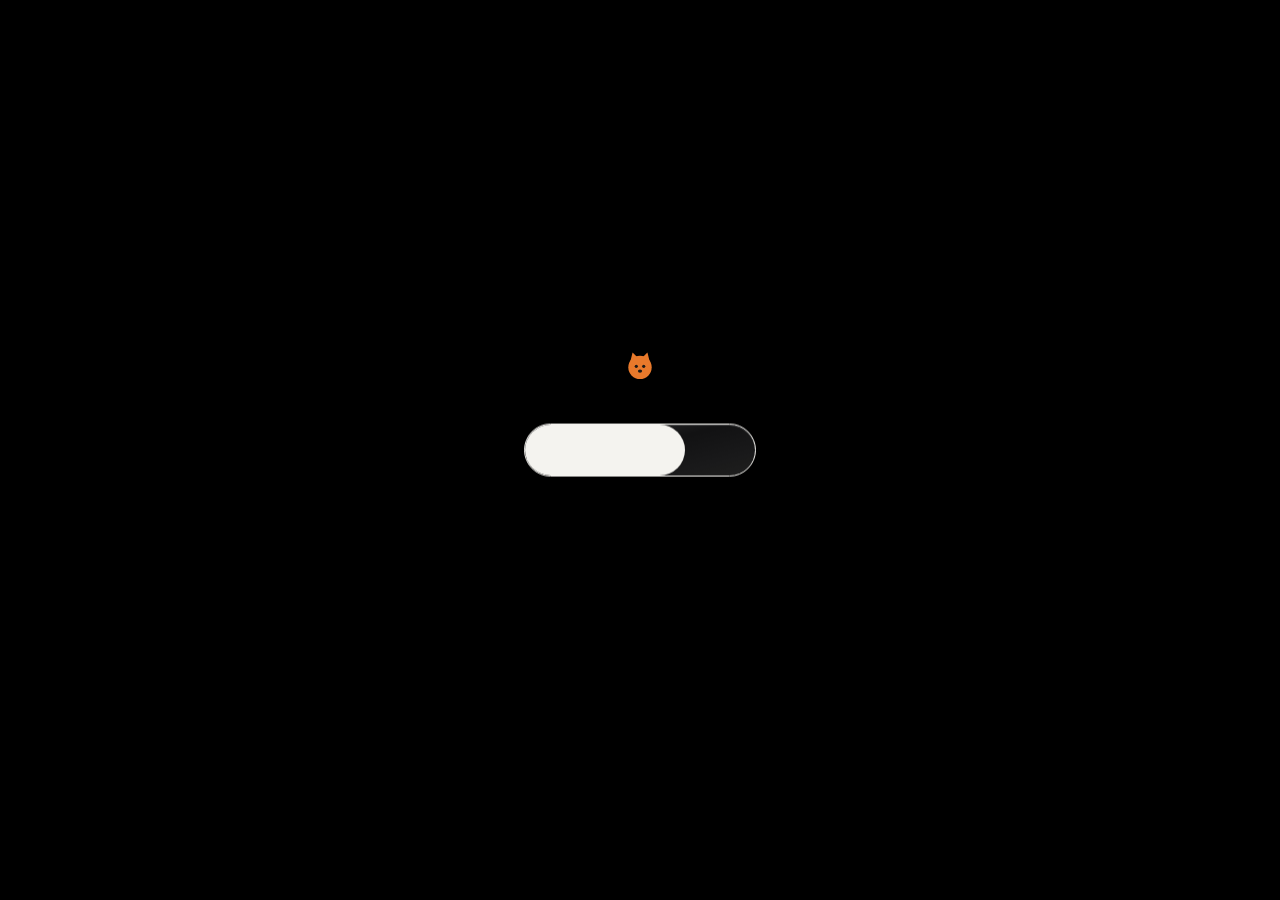
<file: index.html>
<!doctype html>
<html lang="en" data-theme="dark">
<head>
  <meta charset="utf-8">
  <meta name="viewport" content="width=device-width, initial-scale=1, viewport-fit=cover">
  <title>Pom Tales | Episodes</title>
  <meta name="description" content="Watch every episode of Pom Tales, an animated series about a pack of Pomeranians and their big adventures.">
  <meta name="theme-color" content="#000000">
  <meta property="og:title" content="Pom Tales">
  <meta property="og:description" content="Little dogs. Big adventures. Watch every episode.">
  <meta property="og:type" content="website">
  <meta property="og:url" content="https://www.thepomtales.com/">
  <meta property="og:image" content="https://www.thepomtales.com/assets/img/og.png">
  <meta name="twitter:card" content="summary_large_image">
  <link rel="icon" href="assets/img/favicon.svg" type="image/svg+xml">
  <link rel="preconnect" href="https://fonts.googleapis.com">
  <link rel="preconnect" href="https://fonts.gstatic.com" crossorigin>
  <link href="https://fonts.googleapis.com/css2?family=Inter:wght@100..900&family=Fira+Code:wght@300..700&display=swap" rel="stylesheet">
  <link rel="stylesheet" href="assets/style.css">
  <script>try{var t=localStorage.getItem("pom-theme");if(t)document.documentElement.dataset.theme=t;}catch(e){}</script>
</head>
<body class="app" data-view="episodes">
  <header class="hud">
    <a class="hud-logo" href="./" aria-label="Pom Tales, home"><img src="assets/img/logo.svg" alt="Pom Tales" width="34" height="34"></a>
  </header>

  <main class="stage" id="main">
    <div class="cube">
      <!-- Episodes: the curved card wall -->
      <section class="face face-episodes is-on" data-face="episodes" aria-label="Episodes">
        <h1 class="sr-only">Pom Tales episodes</h1>
        <canvas class="wall" aria-hidden="true"></canvas>
        <ul class="sr-only" id="ep-links"></ul>
      </section>

      <!-- Episode guide: big flip number, details, timeline ruler -->
      <section class="face face-guide board" data-face="guide" aria-label="Episode guide">
        <div class="board-floor" aria-hidden="true"></div>
        <div class="guide-stage">
          <h2 class="guide-num" aria-live="polite"><span class="sr-only">Episode </span><span class="flip" id="guide-num"></span></h2>
          <div class="guide-post" id="guide-post"></div>
        </div>
        <div class="guide-steps">
          <button type="button" class="round-btn" data-step="-1" aria-label="Newer episode"><svg viewBox="0 0 24 24"><path d="M6 15l6-6 6 6"/></svg></button>
          <button type="button" class="round-btn" data-step="1" aria-label="Older episode"><svg viewBox="0 0 24 24"><path d="M6 9l6 6 6-6"/></svg></button>
        </div>
        <div class="ruler" id="ruler"></div>
      </section>

      <!-- Seasons: a shelf of screens -->
      <section class="face face-seasons board" data-face="seasons" aria-label="Seasons">
        <div class="board-floor" aria-hidden="true"></div>
        <div class="shelf" id="shelf"><div class="shelf-track" id="shelf-track"></div></div>
        <button type="button" class="round-btn shelf-prev" aria-label="Previous">‹</button>
        <button type="button" class="round-btn shelf-next" aria-label="Next">›</button>
      </section>

      <!-- More: contact, cast, socials, appearance -->
      <section class="face face-more board" data-face="more" aria-label="More">
        <div class="board-floor" aria-hidden="true"></div>
        <div class="more-wrap">
          <div class="panel" id="contact-panel"></div>
          <div class="panel" id="side-panel"></div>
        </div>
      </section>
    </div>
  </main>

  <nav class="dock is-load" id="dock" aria-label="Pages">
    <div class="dock-glass">
      <span class="dock-meter" aria-hidden="true"></span>
      <span class="dock-hint" aria-hidden="true">Scroll or drag to explore</span>
      <button type="button" class="dock-item" data-go="episodes" aria-current="page" aria-label="Episodes">
        <span class="dock-icon"><svg viewBox="0 0 24 24"><rect x="3" y="3" width="5" height="5" rx="1.2"/><rect x="9.5" y="3" width="5" height="5" rx="1.2"/><rect x="16" y="3" width="5" height="5" rx="1.2"/><rect x="3" y="9.5" width="5" height="5" rx="1.2"/><rect x="9.5" y="9.5" width="5" height="5" rx="1.2"/><rect x="16" y="9.5" width="5" height="5" rx="1.2"/><rect x="3" y="16" width="5" height="5" rx="1.2"/><rect x="9.5" y="16" width="5" height="5" rx="1.2"/><rect x="16" y="16" width="5" height="5" rx="1.2"/></svg></span>
        <span class="dock-label">Episodes</span>
      </button>
      <button type="button" class="dock-item" data-go="guide" aria-label="Episode guide">
        <span class="dock-icon"><svg viewBox="0 0 24 24"><path d="M6 2h8l5 5v13a2 2 0 0 1-2 2H6a2 2 0 0 1-2-2V4a2 2 0 0 1 2-2zm7 1.5V8h4.5zM8 12h8v1.6H8zm0 4h8v1.6H8z"/></svg></span>
        <span class="dock-label">Episode guide</span>
      </button>
      <button type="button" class="dock-item" data-go="seasons" aria-label="Seasons">
        <span class="dock-icon"><svg viewBox="0 0 24 24"><path d="M3 5a2 2 0 0 1 2-2h14a2 2 0 0 1 2 2v10a2 2 0 0 1-2 2h-6v2h3v2H8v-2h3v-2H5a2 2 0 0 1-2-2zm2 0v10h14V5z"/></svg></span>
        <span class="dock-label">Seasons</span>
      </button>
      <button type="button" class="dock-item" data-go="more" aria-label="More">
        <span class="dock-icon"><svg viewBox="0 0 24 24"><circle cx="5" cy="12" r="2.2"/><circle cx="12" cy="12" r="2.2"/><circle cx="19" cy="12" r="2.2"/></svg></span>
        <span class="dock-label">More</span>
      </button>
      <a class="dock-item" href="intro.html" aria-label="Our story">
        <span class="dock-icon"><svg viewBox="0 0 24 24"><path d="M12 20.6s-7.4-4.5-9.4-9.1C1.1 8 3.2 4.4 6.7 4.4c2.1 0 3.5 1.1 4.3 2.5.8-1.4 2.3-2.5 4.4-2.5 3.5 0 5.6 3.6 4.1 7.1-2 4.6-7.5 9.1-7.5 9.1z"/></svg></span>
        <span class="dock-label">Our story</span>
      </a>
    </div>
  </nav>

  <div class="curtain" aria-hidden="true"></div>

  <script src="assets/data.js"></script>
  <script src="assets/art.js"></script>
  <script src="assets/wall.js"></script>
  <script src="assets/home.js"></script>
</body>
</html>
</file>
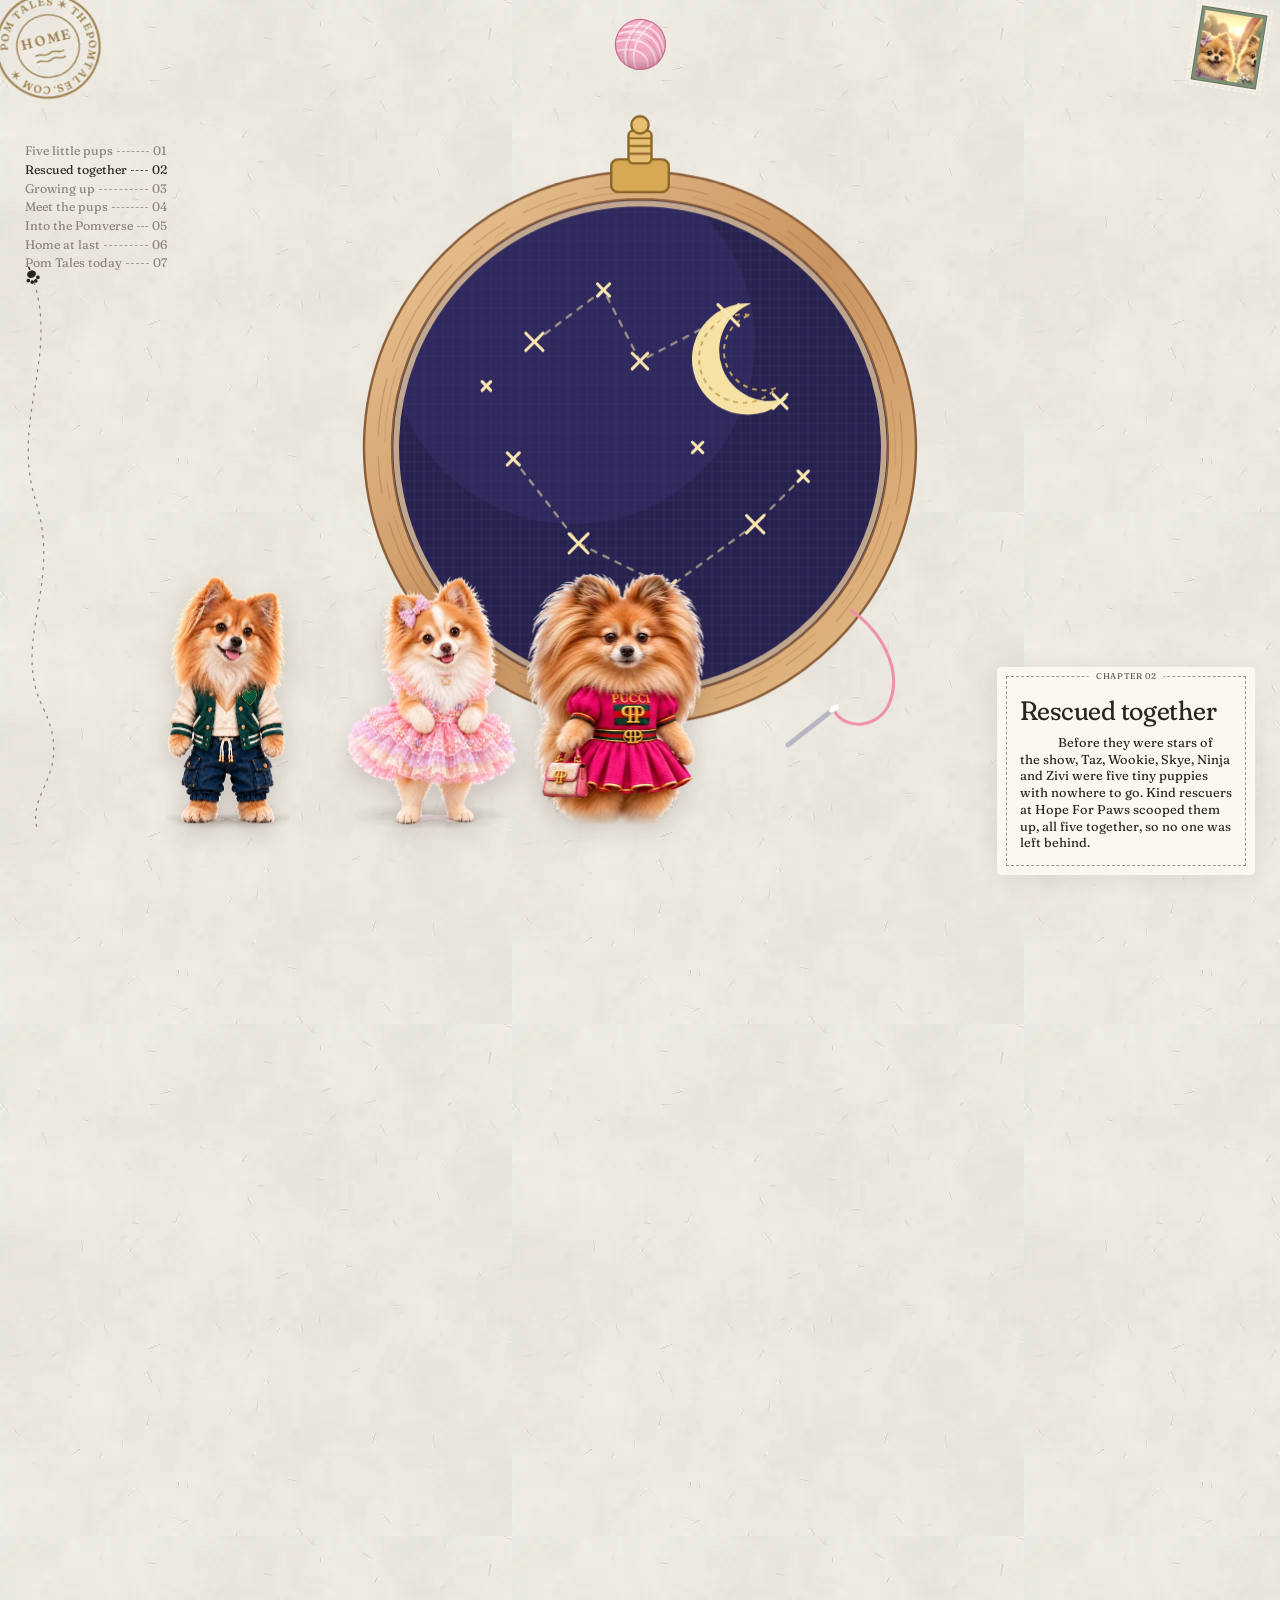
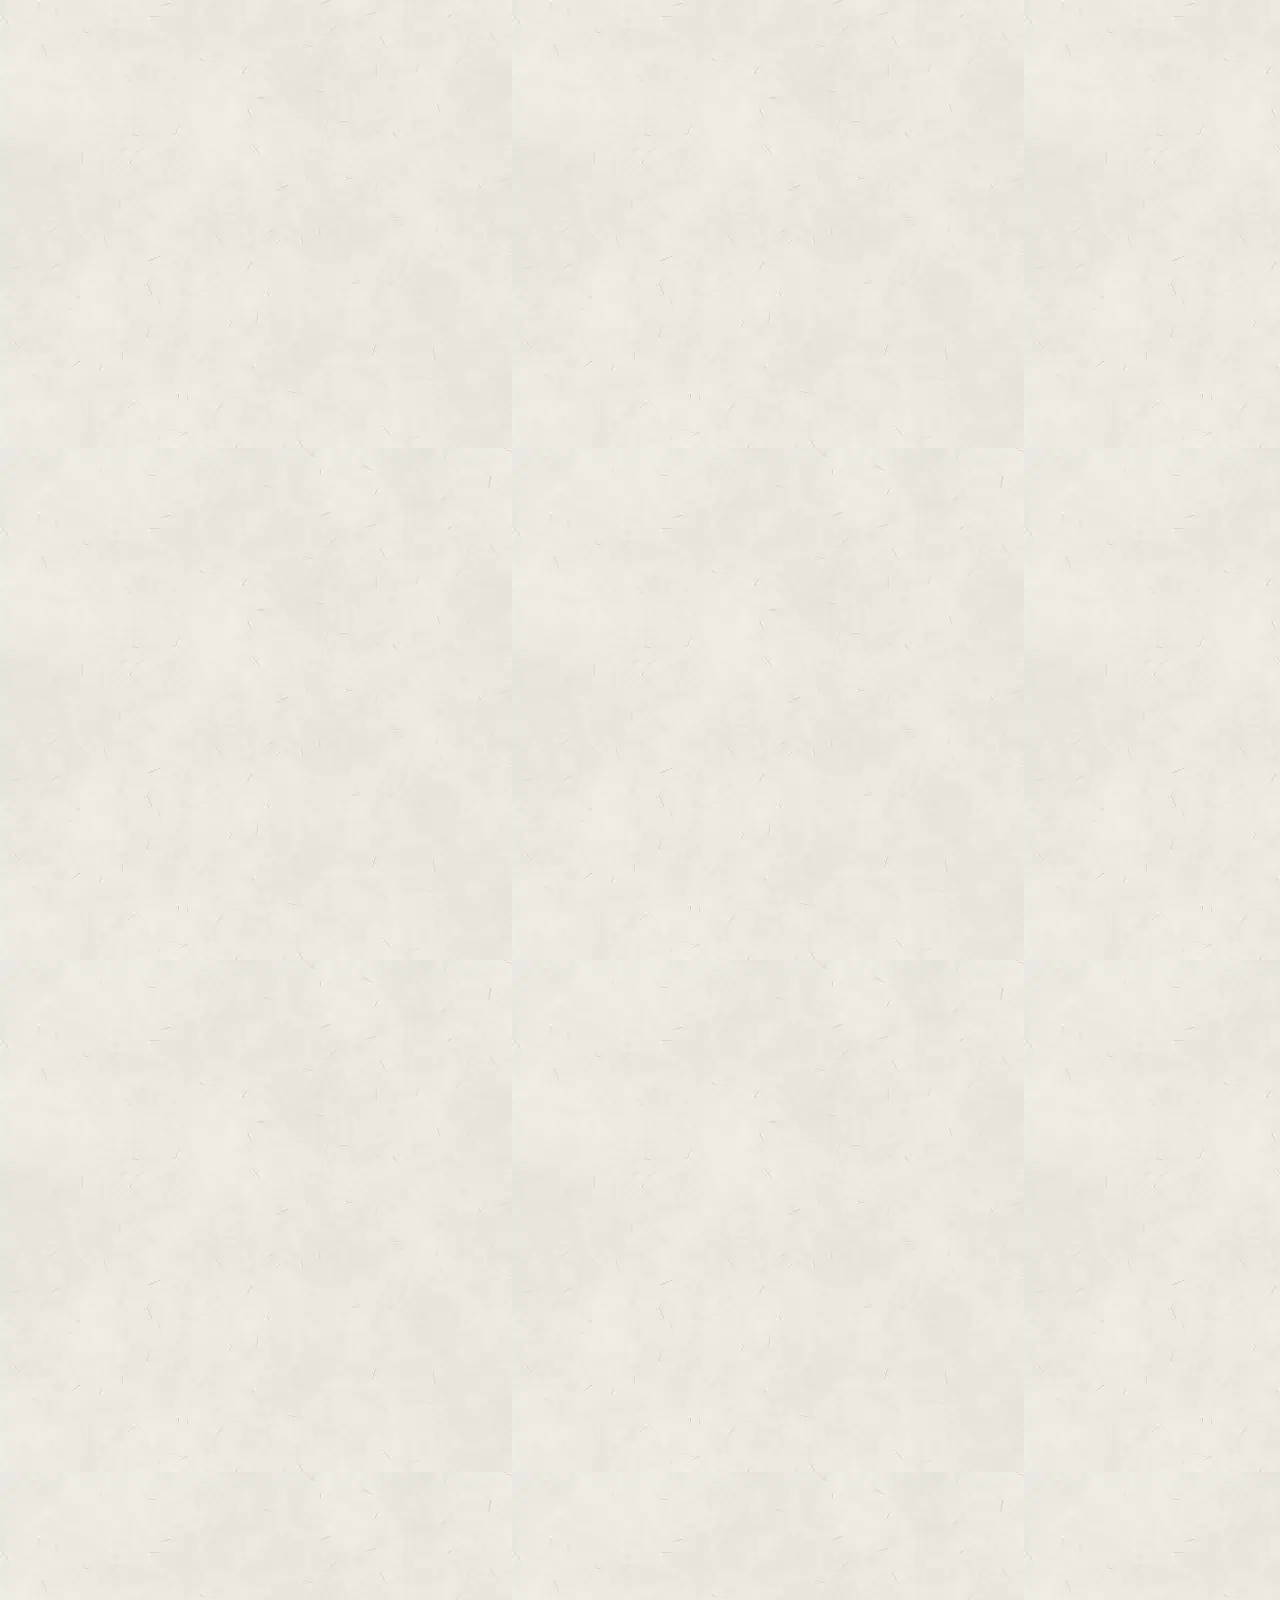
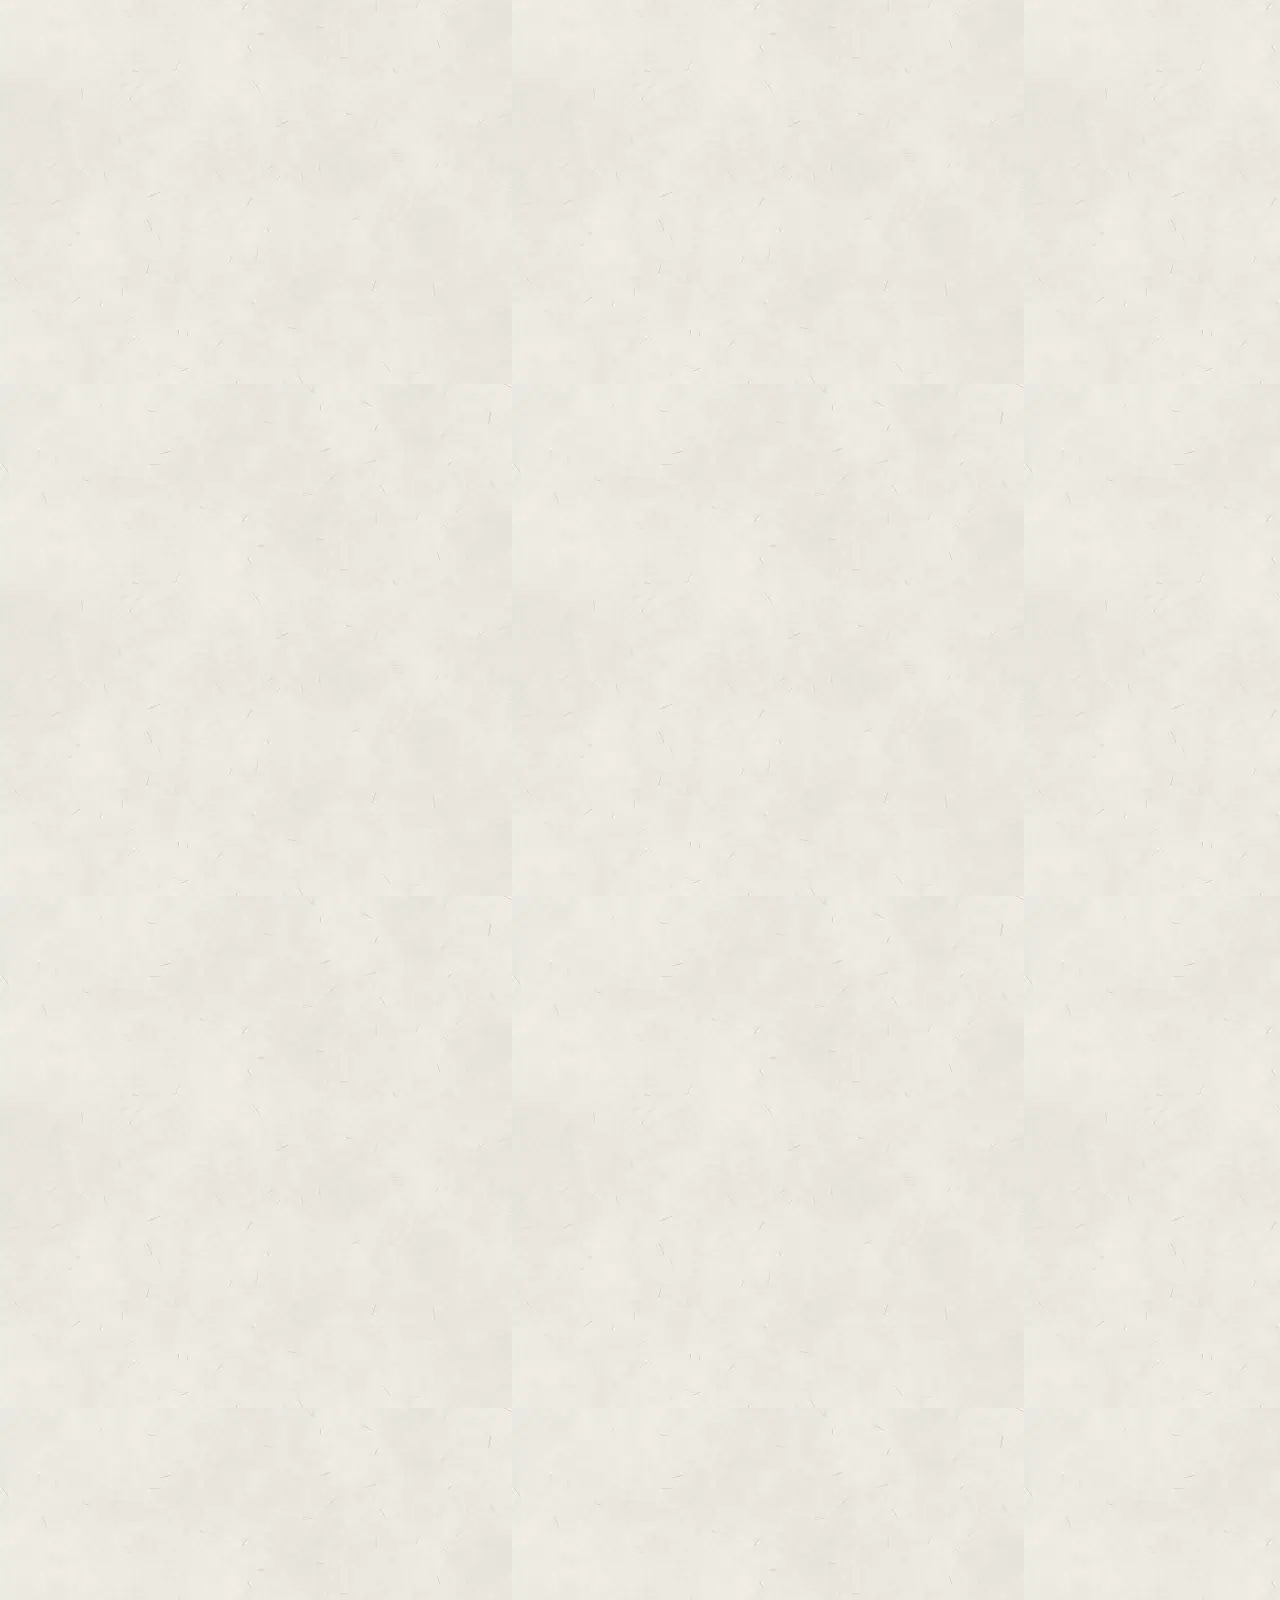
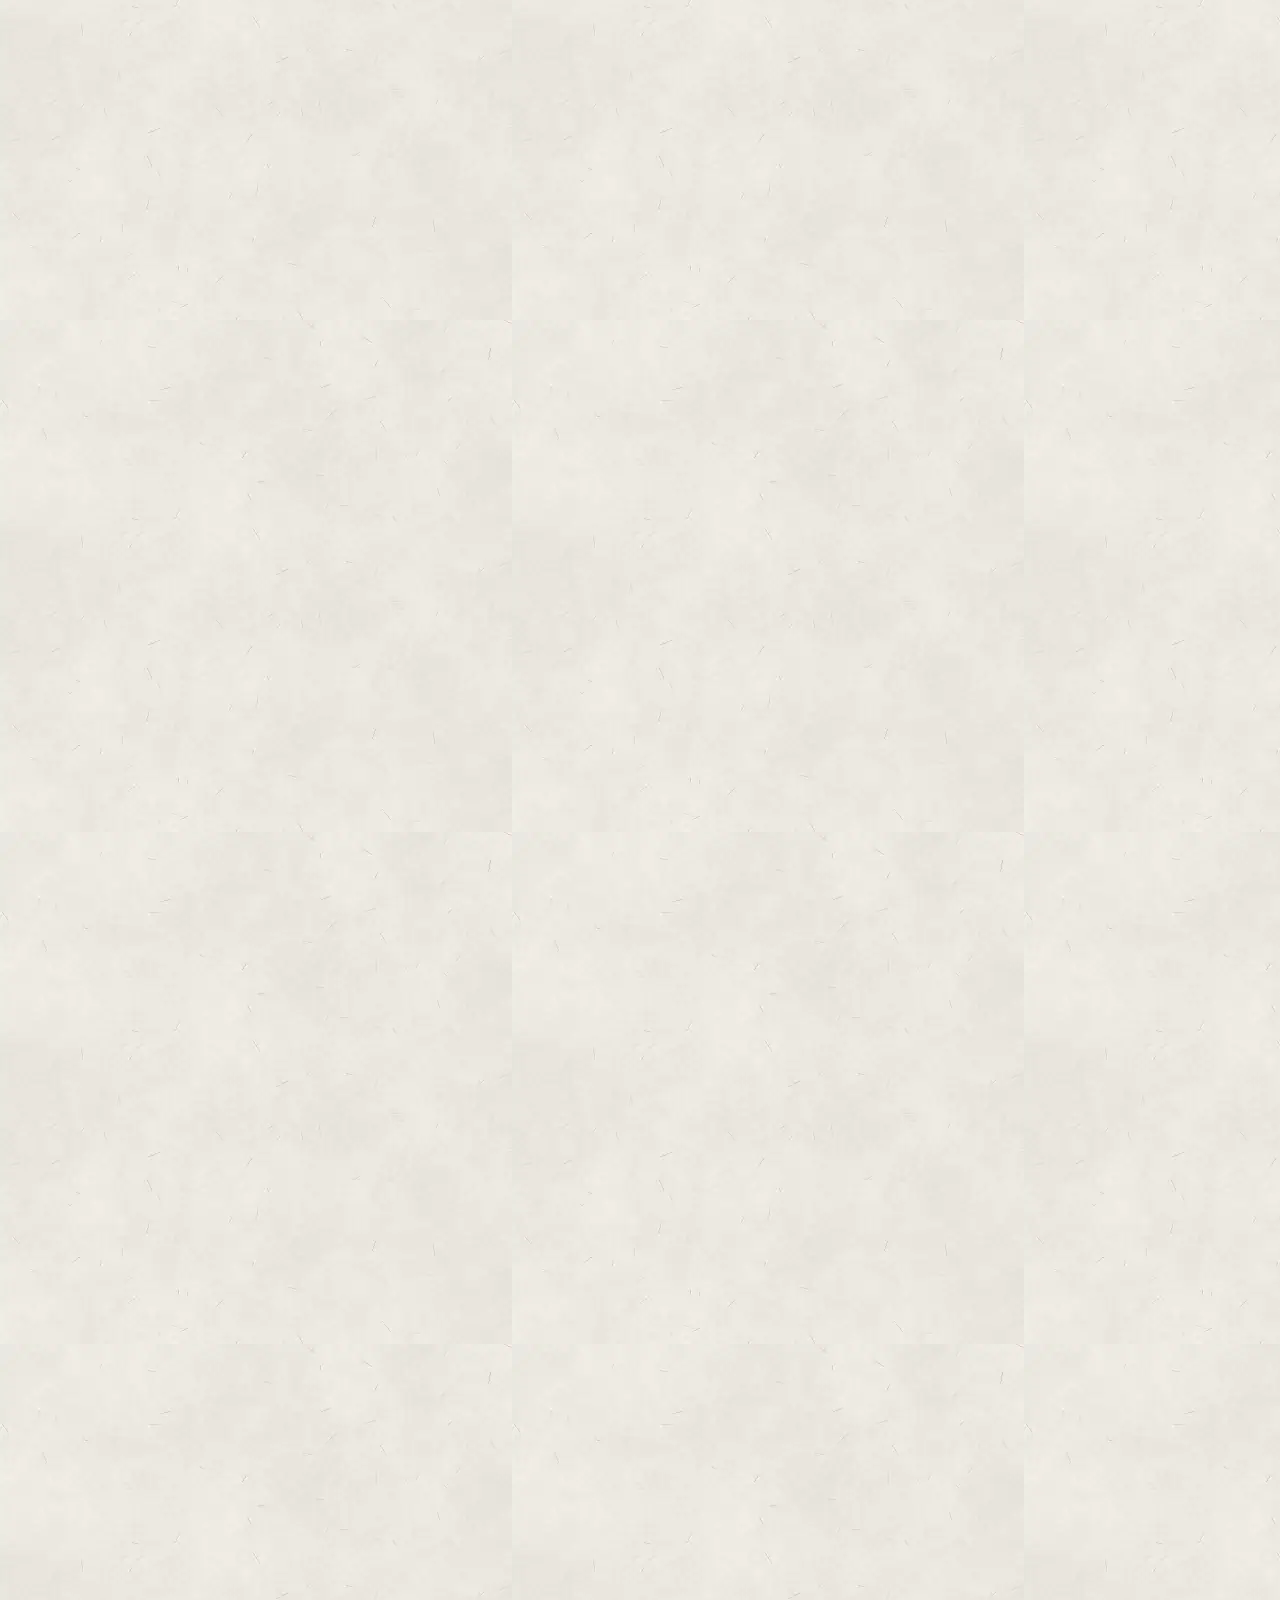
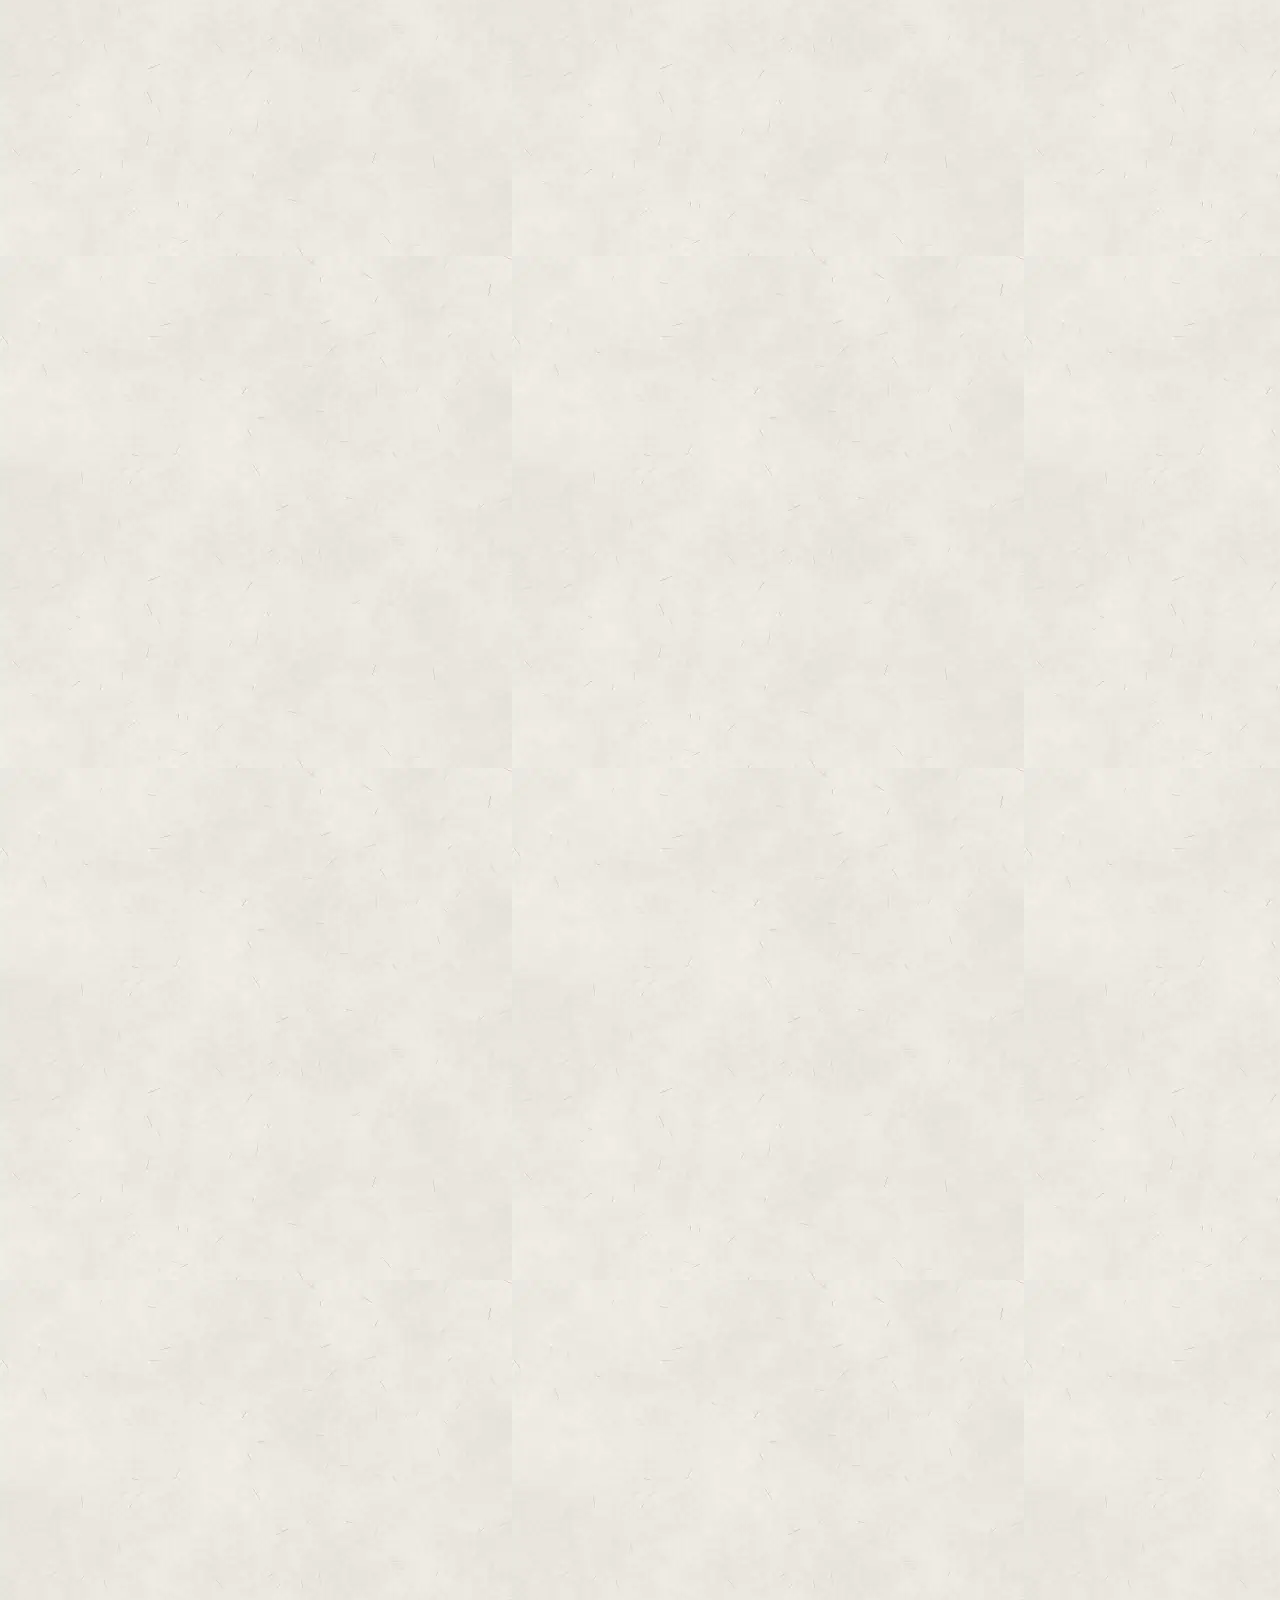
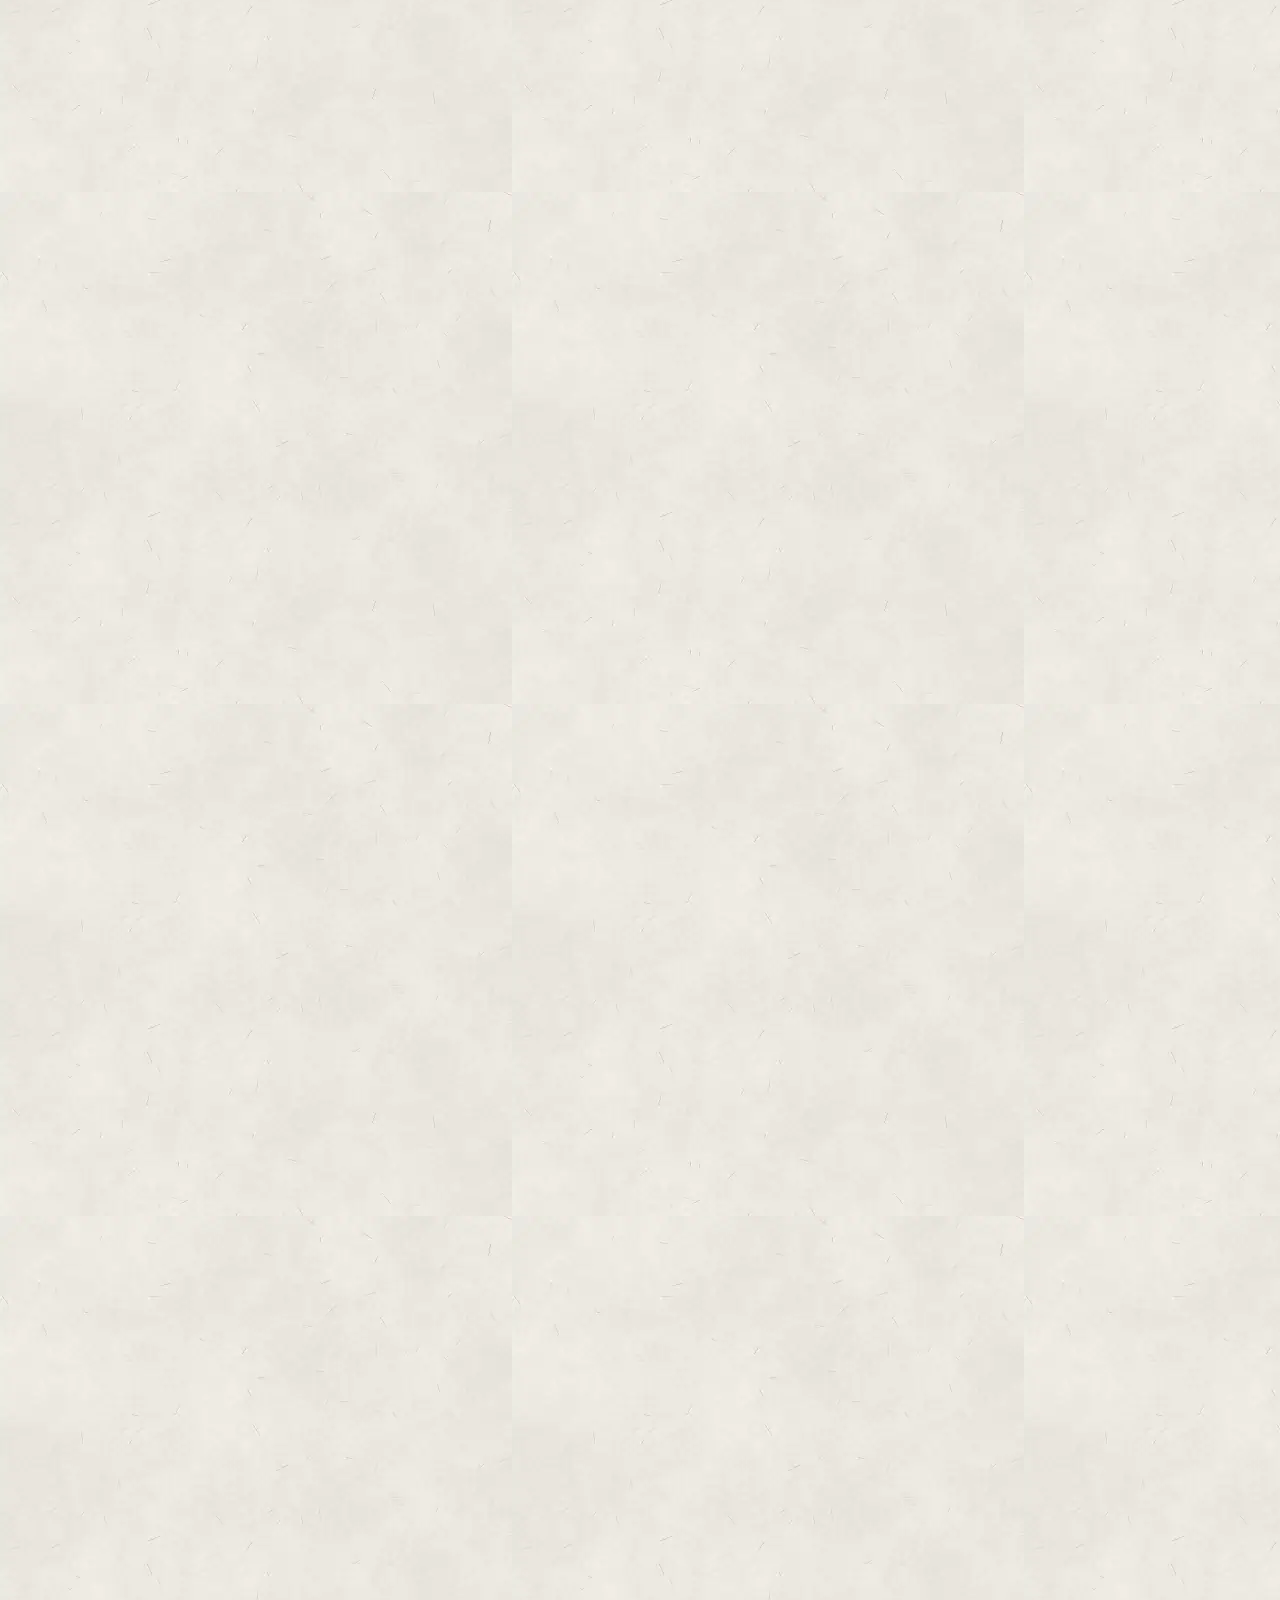
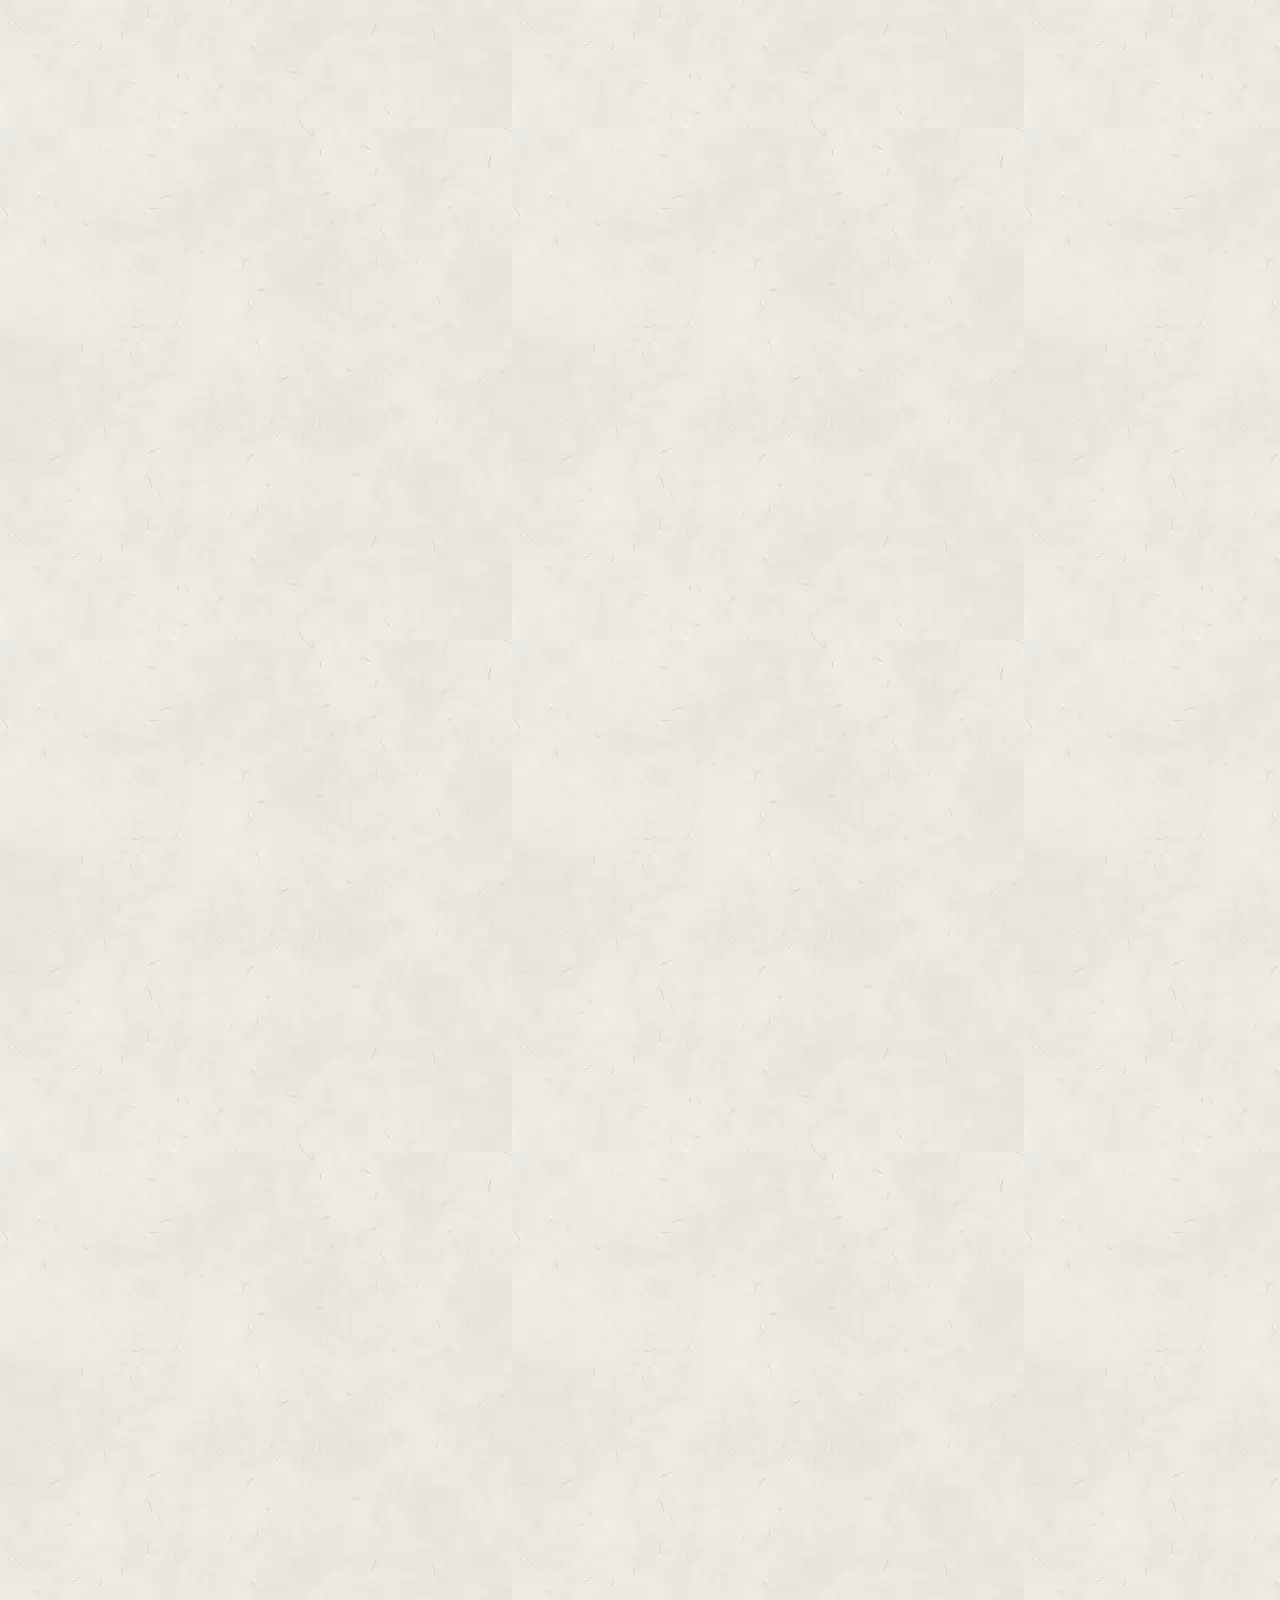
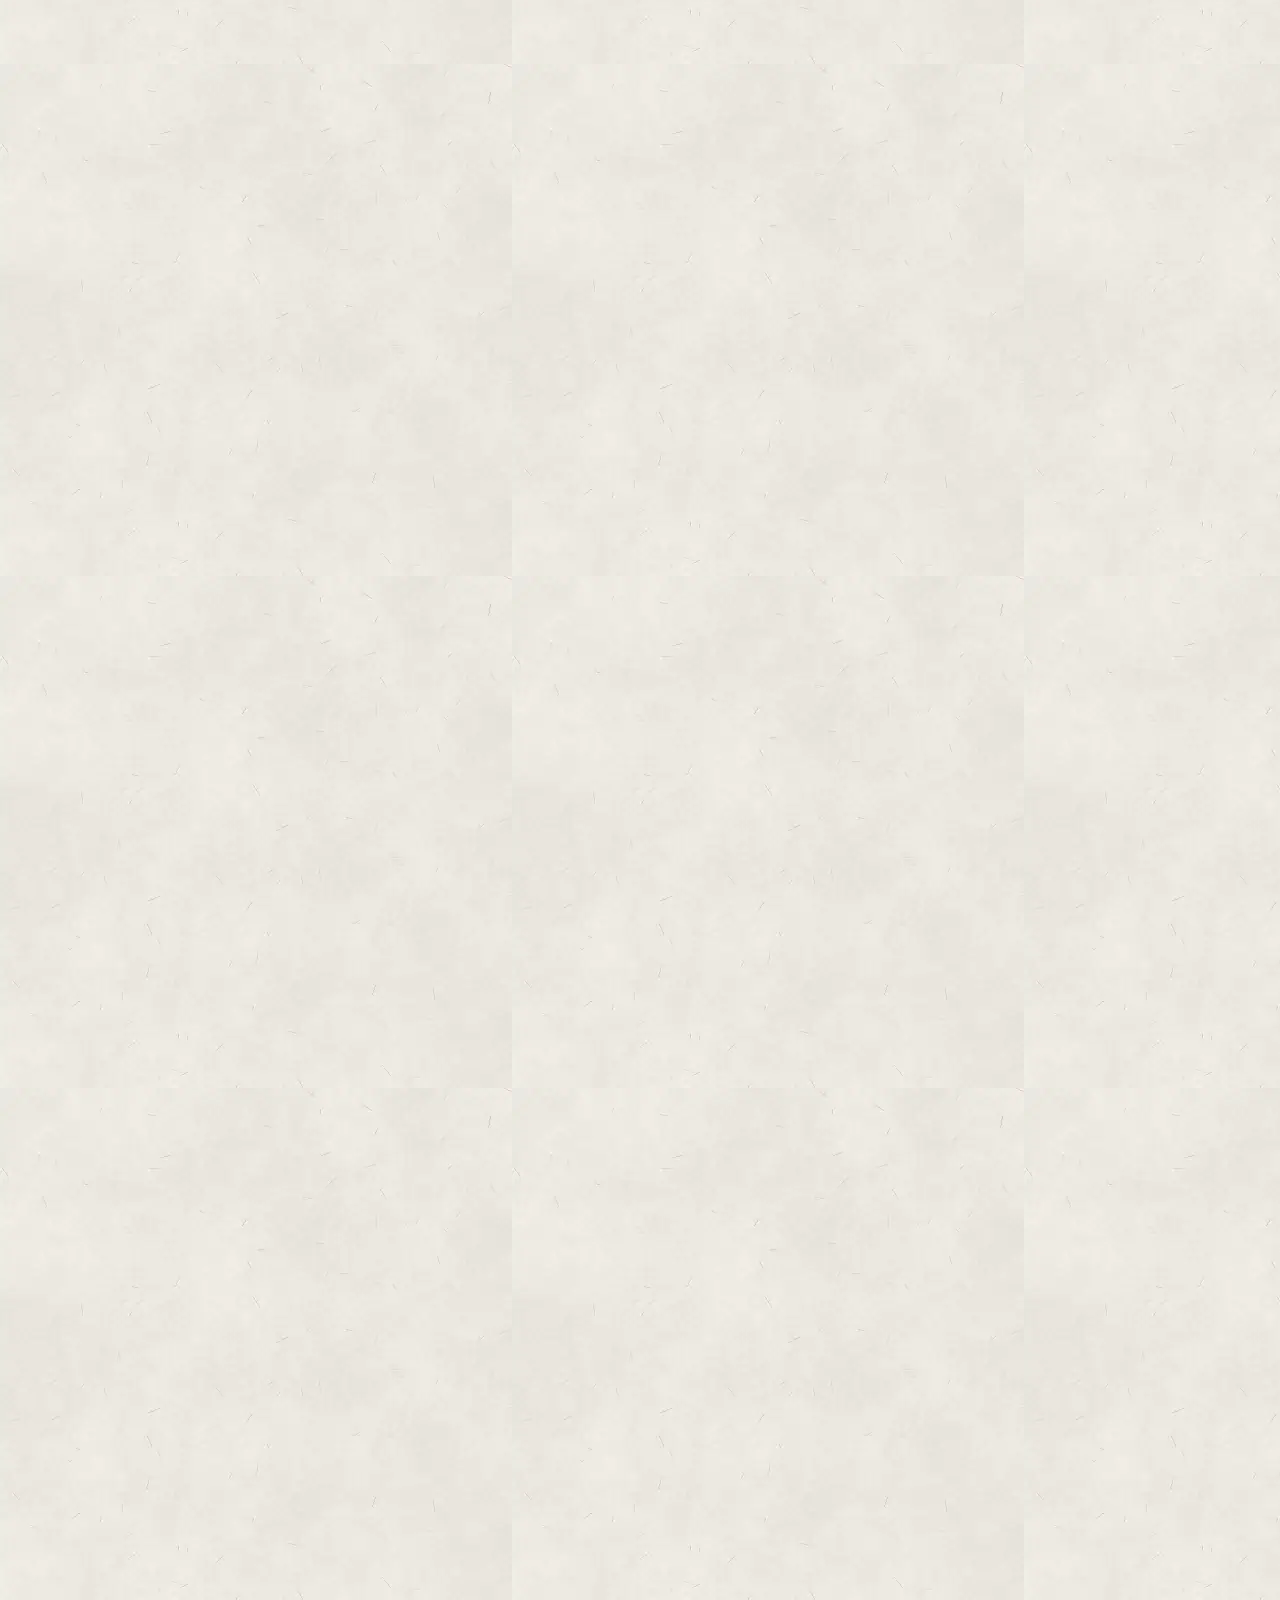
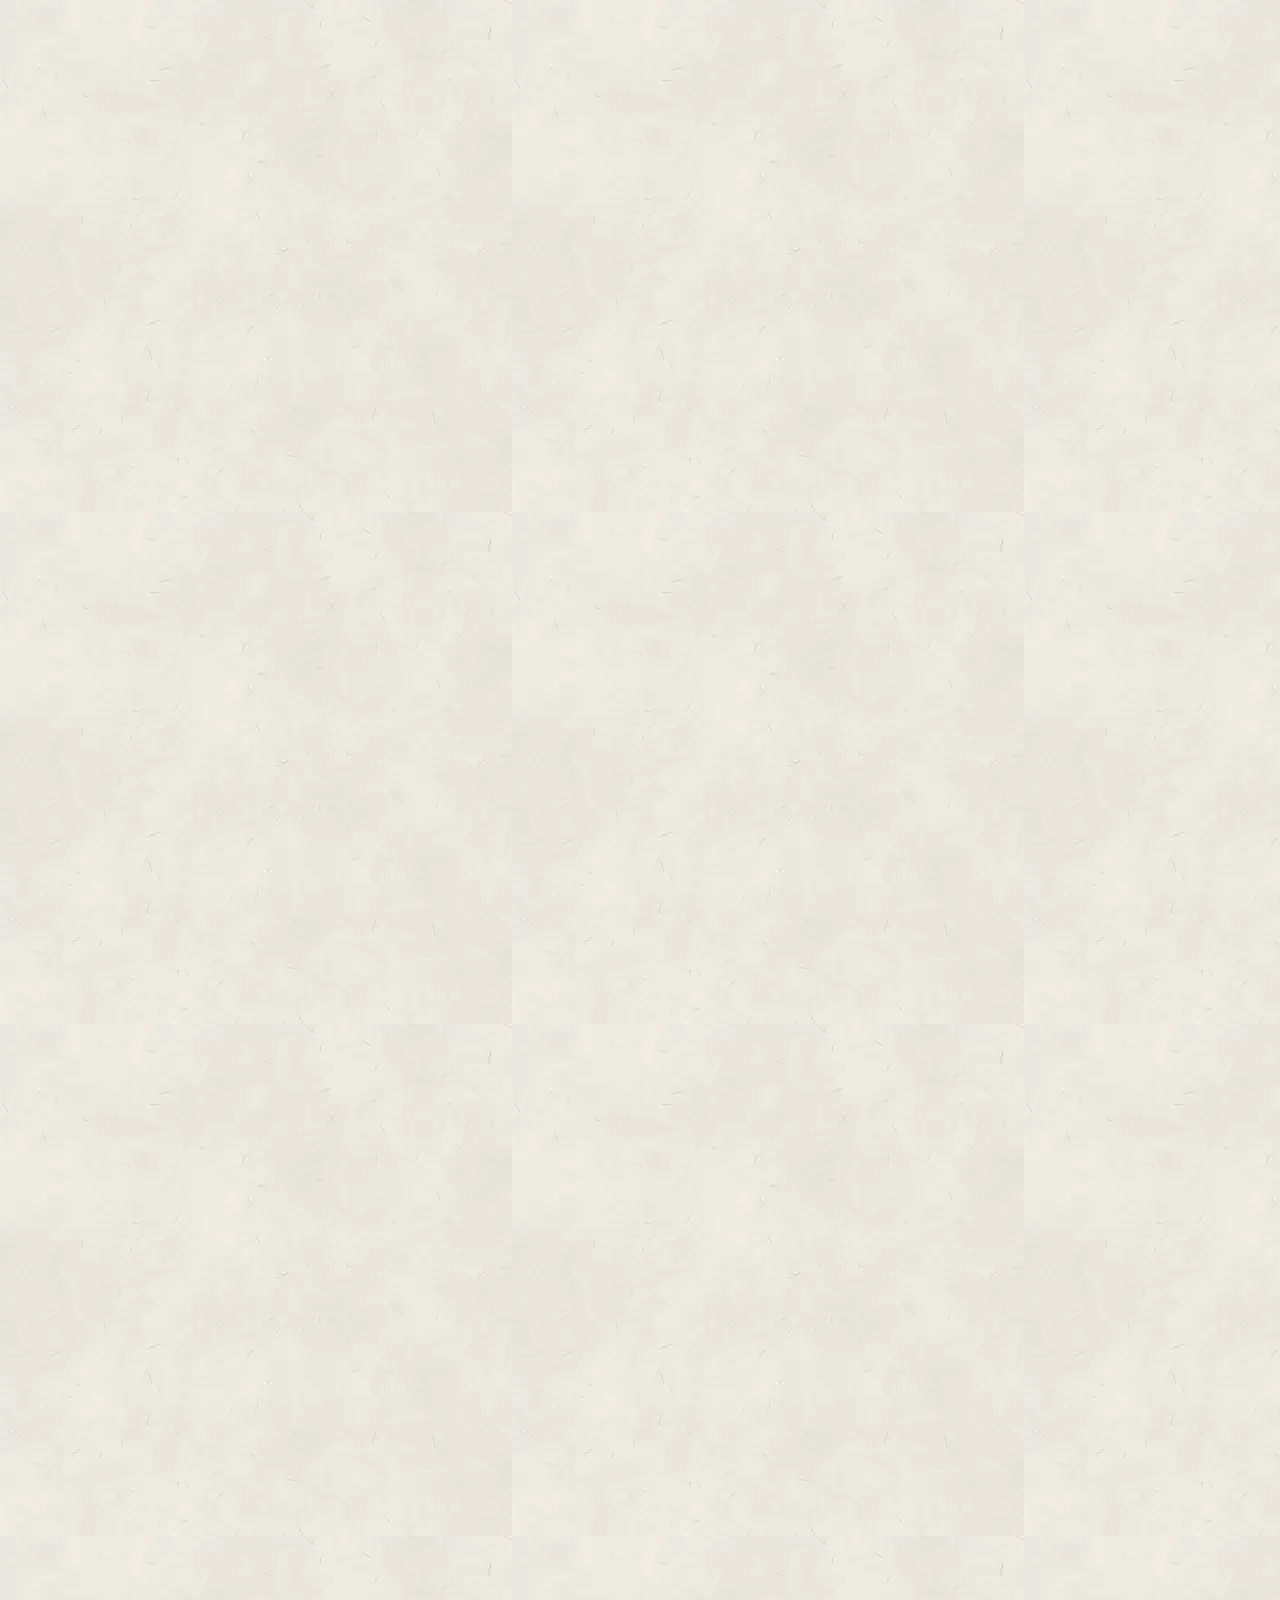
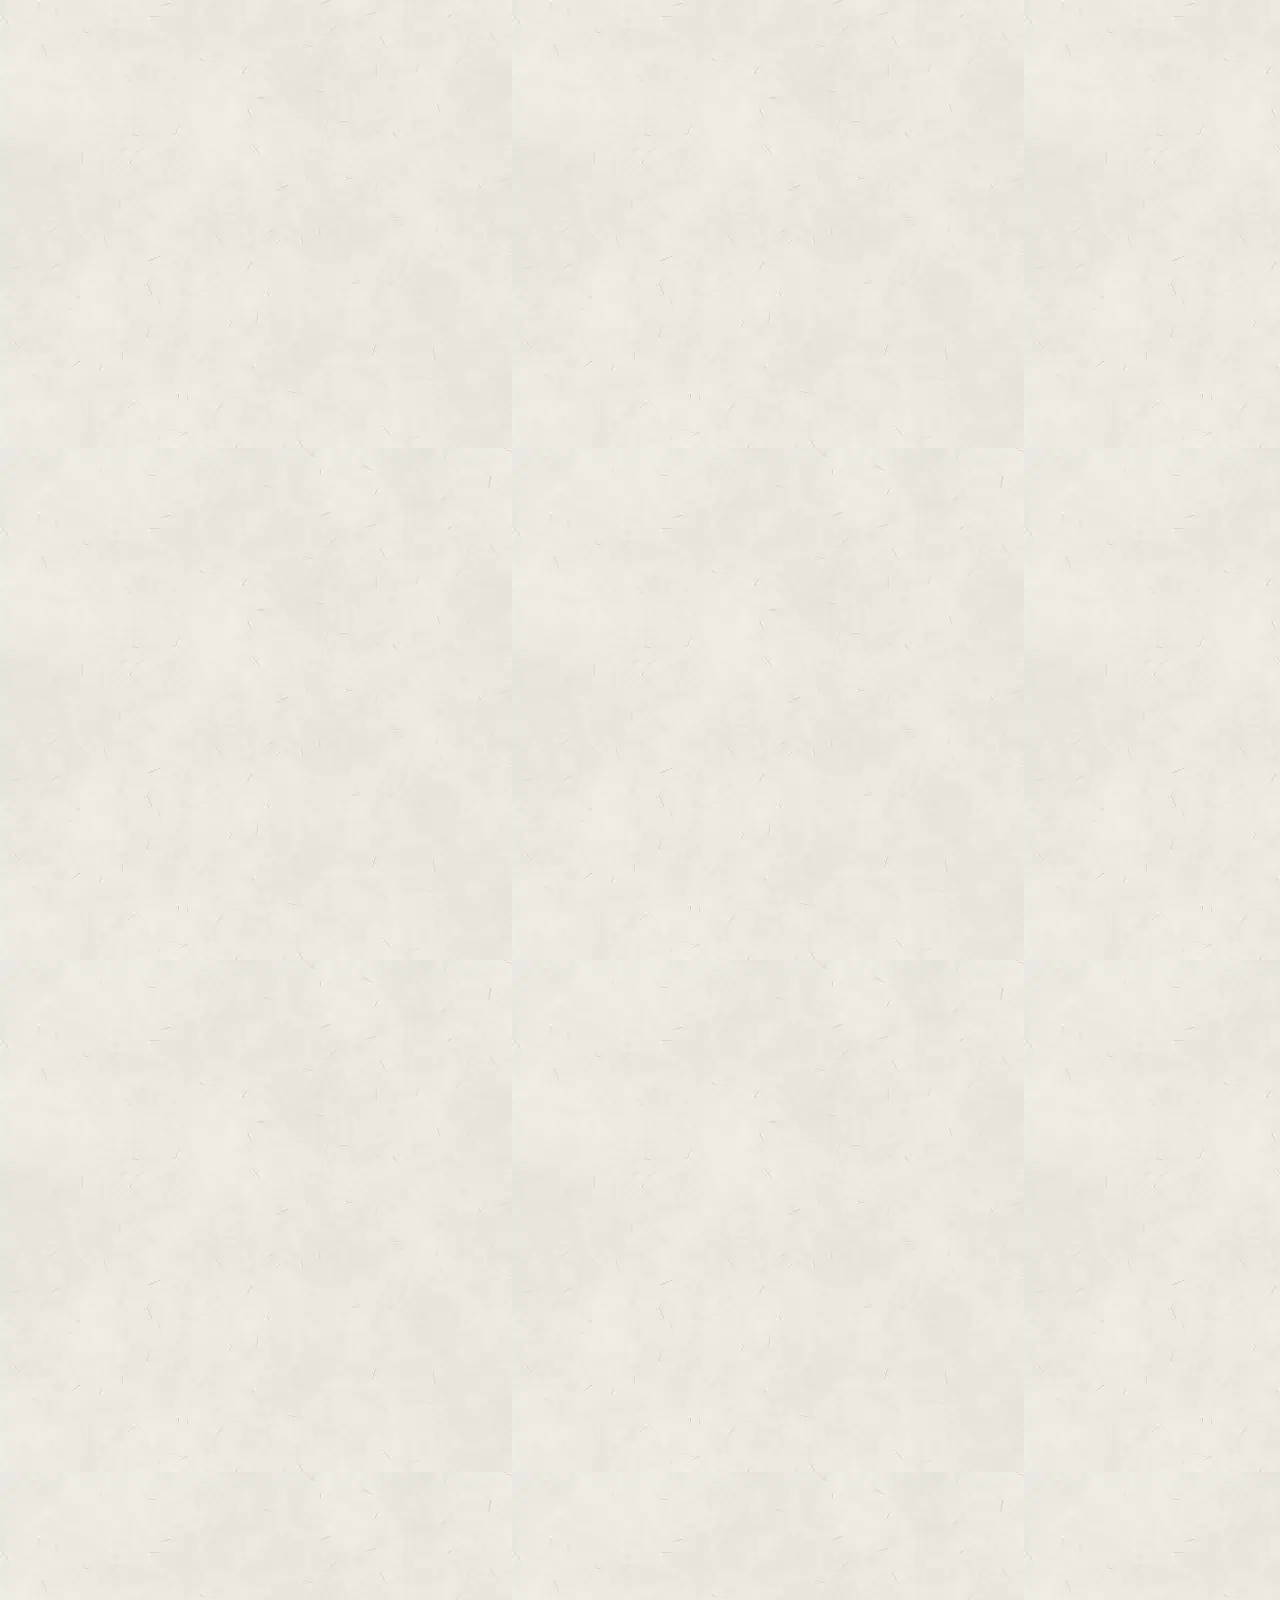
<file: intro.html>
<!doctype html>
<html lang="en">
<head>
  <meta charset="utf-8">
  <meta name="viewport" content="width=device-width, initial-scale=1, viewport-fit=cover">
  <title>Pom Tales | The journey to the Pomverse</title>
  <meta name="description" content="The true story behind Pom Tales: five rescue Pomeranian siblings, rescued together, loved forever, and the soft hand-stitched world they share with children today.">
  <meta name="theme-color" content="#ece8e0">
  <meta property="og:title" content="Pom Tales | The journey to the Pomverse">
  <meta property="og:description" content="Gentle puppy stories for big little feelings. Inspired by five real rescue Pomeranian siblings.">
  <meta property="og:type" content="website">
  <meta property="og:url" content="https://www.thepomtales.com/intro.html">
  <meta property="og:image" content="https://www.thepomtales.com/assets/intro/img/hero-render.webp">
  <link rel="icon" href="assets/img/favicon.svg" type="image/svg+xml">
  <link rel="preload" href="assets/intro/fonts/fraunces-latin-full-normal.woff2" as="font" type="font/woff2" crossorigin>
  <link rel="stylesheet" href="assets/intro/intro.css">
  <script>history.scrollRestoration = "manual";</script>
</head>
<body class="is-loading">
  <a class="skip" href="#story-text">Skip to the story text</a>

  <!-- loader -->
  <div class="loader" aria-hidden="true">
    <div class="loader-mid">
      <div class="badge"><img src="assets/intro/img/badge-twins.webp" alt=""></div>
      <p class="loader-quote">A world to feel, explore and grow</p>
    </div>
    <div class="loader-count">00</div>
  </div>

  <!-- fixed chrome -->
  <div class="chrome postmark">
    <a href="./" aria-label="Pom Tales home">
      <svg viewBox="0 0 120 120" aria-hidden="true">
        <defs><path id="pmPath" d="M60 60m-44 0a44 44 0 1 1 88 0a44 44 0 1 1-88 0"/></defs>
        <circle cx="60" cy="60" r="56" fill="none" stroke="currentColor" stroke-width="2.4"/>
        <circle cx="60" cy="60" r="34" fill="none" stroke="currentColor" stroke-width="1.6"/>
        <text font-size="11.5"><textPath href="#pmPath" startOffset="2%">POM TALES ✶ THEPOMTALES.COM ✶</textPath></text>
        <text x="60" y="58" text-anchor="middle" font-size="15">HOME</text>
        <path d="M44 68c5-4 10 4 16 0s11 4 16 0" fill="none" stroke="currentColor" stroke-width="1.6"/>
        <path d="M44 75c5-4 10 4 16 0s11 4 16 0" fill="none" stroke="currentColor" stroke-width="1.6"/>
      </svg>
    </a>
  </div>

  <div class="chrome yarn" aria-hidden="true">
    <svg viewBox="-50 -50 100 100">
      <g class="yarn-spin">
        <circle r="44" fill="#f1a7bd"/>
        <g fill="none" stroke="#fcd6e1" stroke-width="3.4" stroke-linecap="round">
          <path d="M-40-14c30-26 60-26 82 6"/><path d="M-43 0c31-28 65-28 87 6"/><path d="M-40 14c30-26 64-26 80 6"/>
          <path d="M-32 28c28-22 54-20 62 4"/><path d="M-14-42c-16 32-12 62 8 85"/><path d="M4-44c-18 32-14 66 8 86"/>
        </g>
        <g fill="none" stroke="#d67f9b" stroke-width="1.6" opacity=".7">
          <path d="M-38-9c30-26 60-24 80 7"/><path d="M-41 6c31-26 64-24 84 7"/><path d="M-9-42c-16 32-12 62 8 84"/>
        </g>
        <circle r="44" fill="url(#ballShade)"/>
        <circle r="44" fill="none" stroke="#c96b8a" stroke-width="2"/>
      </g>
    </svg>
  </div>

  <div class="chrome stamp">
    <a href="./" aria-label="Watch the Pom Tales episodes">
      <div class="stamp-in"><img src="assets/intro/img/badge-twins.webp" alt=""><span>5¢</span></div>
    </a>
  </div>

  <nav class="chrome toc" aria-label="Chapters">
    <ol>
      <li class="is-on"><a href="#ch1" data-ch="0"><span>Five little pups</span><span>01</span></a></li>
      <li><a href="#ch2" data-ch="1"><span>Rescued together</span><span>02</span></a></li>
      <li><a href="#ch3" data-ch="2"><span>Growing up</span><span>03</span></a></li>
      <li><a href="#ch4" data-ch="3"><span>Meet the pups</span><span>04</span></a></li>
      <li><a href="#ch5" data-ch="4"><span>Into the Pomverse</span><span>05</span></a></li>
      <li><a href="#ch6" data-ch="5"><span>Home at last</span><span>06</span></a></li>
      <li><a href="#ch7" data-ch="6"><span>Pom Tales today</span><span>07</span></a></li>
    </ol>
  </nav>

  <div class="chrome trail" aria-hidden="true">
    <svg viewBox="0 0 90 600" preserveAspectRatio="none">
      <path class="path" d="M30 0C70 90 8 160 38 250S10 400 46 470 26 560 40 600"/>
      <path class="walked" d="M30 0C70 90 8 160 38 250S10 400 46 470 26 560 40 600"/>
    </svg>
    <svg class="paws" viewBox="0 0 24 24" style="position:absolute;width:22px;height:22px;left:0;top:0;overflow:visible">
      <g class="paw"><ellipse cx="12" cy="15" rx="5" ry="4"/><circle cx="6.5" cy="9.5" r="2"/><circle cx="10" cy="6.5" r="2"/><circle cx="14" cy="6.5" r="2"/><circle cx="17.5" cy="9.5" r="2"/></g>
    </svg>
  </div>

  <!-- chapter cards (bottom right) -->
  <div class="chrome cards" aria-hidden="true">
    <div class="card" data-card="rescued"><div class="card-in"><span class="chap">Chapter 02</span>
      <h2>Rescued together</h2>
      <p>Before they were stars of the show, Taz, Wookie, Skye, Ninja and Zivi were five tiny puppies with nowhere to go. Kind rescuers at Hope For Paws scooped them up, all five together, so no one was left behind.</p>
    </div></div>
    <div class="card" data-card="foster"><div class="card-in"><span class="chap">Chapter 02</span>
      <p>Much Love Animal Adoption Center found them a cozy foster home. For the first time the pups had a soft bed, full bowls, and someone to hold them when the night felt big.</p>
    </div></div>
    <div class="card" data-card="growing"><div class="card-in"><span class="chap">Chapter 03</span>
      <h2>Growing up</h2>
      <p>In foster care the five pups did everything together. They napped in one fluffy pile, shared every toy, and took turns being brave.</p>
    </div></div>
    <div class="card" data-card="growing2"><div class="card-in"><span class="chap">Chapter 03</span>
      <p>Ninja sniffed out every new corner. Zivi led the morning stretches. Wookie found every lost toy, Taz noticed whenever someone felt sad, and Skye sang everybody to sleep.</p>
    </div></div>
    <div class="card" data-card="voyage"><div class="card-in"><span class="chap">Chapter 05</span>
      <h2>Into the Pomverse</h2>
      <p>When the pups were grown, they found a magical way to share their story: a hot-air balloon knitted from rainbow yarn, ready to float them somewhere new.</p>
    </div></div>
    <div class="card" data-card="voyage2"><div class="card-in"><span class="chap">Chapter 05</span>
      <p>Up, up through cotton-wool clouds they floated, giggling all the way, until a whole soft world appeared below.</p>
    </div></div>
    <div class="card is-dark" data-card="stat1"><div class="card-in"><span class="chap">Chapter 05</span>
      <h2 class="big">19</h2>
      <p>cozy places to explore in the Pomverse, from Cuddle Hill to Bubble Cove.</p>
    </div></div>
    <div class="card is-dark" data-card="stat2"><div class="card-in"><span class="chap">Chapter 05</span>
      <h2 class="big">5 friends</h2>
      <p>on every adventure. Rescued together, and never apart.</p>
    </div></div>
    <div class="card" data-card="tv"><div class="card-in"><span class="chap">Chapter 05</span>
      <p>Today you can visit them too. Every Pom Tales episode is a gentle little song where children breathe, wiggle, count and rest right along with the pups.</p>
    </div></div>
    <div class="card" data-card="home"><div class="card-in"><span class="chap">Chapter 06</span>
      <h2>Home at last</h2>
      <p>After every adventure the balloon floats softly back down. Waiting at the bottom of Cuddle Hill are the five friends who adopted the pups, one pup each.</p>
    </div></div>
    <div class="card" data-card="home2"><div class="card-in"><span class="chap">Chapter 06</span>
      <p>Because the friends stayed close, the pups still grow up side by side, just like brothers and sisters. Rescued together, loved forever.</p>
    </div></div>
  </div>

  <div id="smooth-wrapper">
    <div id="smooth-content">
      <main>
        <!-- the whole story as plain text, for screen readers and search -->
        <div class="sr-only" id="story-text">
          <h1>The journey to the Pomverse: the true story behind Pom Tales</h1>
          <p>Not long ago, five tiny Pomeranian puppies were found together, scared and all alone. Kind rescuers scooped them up and promised they would be safe. This is the true story of how those five little pups grew up as brothers and sisters, learned to feel, explore and grow, and found their way to a soft, hand-stitched world called the Pomverse.</p>
          <h2>Rescued together</h2>
          <p>Before they were stars of the show, Taz, Wookie, Skye, Ninja and Zivi were five tiny puppies with nowhere to go. Kind rescuers at Hope For Paws scooped them up, all five together, so no one was left behind. Much Love Animal Adoption Center found them a cozy foster home.</p>
          <h2>Growing up</h2>
          <p>In foster care the five pups did everything together. Ninja sniffed out every new corner. Zivi led the morning stretches. Wookie found every lost toy, Taz noticed whenever someone felt sad, and Skye sang everybody to sleep.</p>
          <h2>Meet the pups</h2>
          <p>Taz, the kind heart. Wookie, the little thinker. Skye, the dreamer. Ninja, the explorer. Zivi, the mover.</p>
          <h2>Into the Pomverse</h2>
          <p>A hot-air balloon knitted from rainbow yarn floated the pups up through cotton-wool clouds to the Pomverse: 19 cozy places to explore, from Cuddle Hill to Bubble Cove. Today every Pom Tales episode is a gentle little song where children breathe, wiggle, count and rest along with the pups.</p>
          <h2>Home at last</h2>
          <p>After every adventure the balloon floats back down to the five friends who adopted the pups, one pup each. Because the friends stayed close, the pups still grow up side by side. Rescued together, loved forever.</p>
        </div>

        <section class="story" id="ch1" aria-label="The story">
          <div class="stage">
            <!-- 05 dark sky + the Pomverse -->
            <div class="layer sky"></div>
            <div class="layer night"><svg class="stars" id="stars" aria-hidden="true"></svg></div>

            <!-- 03 crib mobile -->
            <div class="scene s-mobile" id="ch3">
              <div class="mobile">
                <div class="string"></div>
                <div class="ring"><svg id="ringSvg" viewBox="-100 -20 200 40" preserveAspectRatio="none"><ellipse rx="96" ry="15" fill="none" stroke="#e9a7bb" stroke-width="5"/><ellipse rx="96" ry="15" fill="none" stroke="#fff" stroke-width="1.6" stroke-dasharray="3 4" opacity=".9"/></svg></div>
                <div class="cloudtop"><svg viewBox="0 0 400 220" aria-hidden="true"><use href="#cloudShape"/></svg></div>
                <div class="baskets"></div>
              </div>
            </div>

            <!-- 04 polaroids of the real pups -->
            <div class="scene s-snaps" id="ch4">
              <div class="snaps">
                <article class="snap"><svg class="clip" viewBox="0 0 20 64" aria-hidden="true"><path d="M7 60V14a4 4 0 0 1 8 0v34a6 6 0 0 1-12 0V9a8 8 0 0 1 16 0v40" fill="none" stroke="#8d929c" stroke-width="2.2" stroke-linecap="round"/></svg>
                  <div class="print"><img src="assets/intro/img/real-taz.webp" alt="Taz, the real rescue pup, smiling on a cozy blanket" loading="lazy"></div>
                  <h3>Taz<small>The kind heart</small></h3>
                  <p>Taz always notices how his friends are feeling, and he helps everyone take a slow, deep breath. <b>Breathe with Taz!</b></p>
                </article>
                <article class="snap"><svg class="clip" viewBox="0 0 20 64" aria-hidden="true"><path d="M7 60V14a4 4 0 0 1 8 0v34a6 6 0 0 1-12 0V9a8 8 0 0 1 16 0v40" fill="none" stroke="#8d929c" stroke-width="2.2" stroke-linecap="round"/></svg>
                  <div class="print"><img src="assets/intro/img/real-wookie.webp" alt="Wookie, the real rescue pup, resting by the pool" loading="lazy"></div>
                  <h3>Wookie<small>The little thinker</small></h3>
                  <p>The smallest pup, and the cleverest at finding toys, puzzles and hidden snacks. <b>Count with Wookie!</b></p>
                </article>
                <article class="snap"><svg class="clip" viewBox="0 0 20 64" aria-hidden="true"><path d="M7 60V14a4 4 0 0 1 8 0v34a6 6 0 0 1-12 0V9a8 8 0 0 1 16 0v40" fill="none" stroke="#8d929c" stroke-width="2.2" stroke-linecap="round"/></svg>
                  <div class="print"><img src="assets/intro/img/real-skye.webp" alt="Skye, the real rescue pup, wearing a rainbow tutu collar" loading="lazy"></div>
                  <h3>Skye<small>The dreamer</small></h3>
                  <p>Gentle and soft-spoken, Skye loves bedtime stories, starry skies and cuddles. <b>Dream with Skye!</b></p>
                </article>
                <article class="snap"><svg class="clip" viewBox="0 0 20 64" aria-hidden="true"><path d="M7 60V14a4 4 0 0 1 8 0v34a6 6 0 0 1-12 0V9a8 8 0 0 1 16 0v40" fill="none" stroke="#8d929c" stroke-width="2.2" stroke-linecap="round"/></svg>
                  <div class="print"><img src="assets/intro/img/real-ninja.webp" alt="Ninja, the real rescue pup, in a plaid jacket" loading="lazy"></div>
                  <h3>Ninja<small>The explorer</small></h3>
                  <p>First to sniff out every new place, and always ready for an adventure. <b>Jump with Ninja!</b></p>
                </article>
                <article class="snap"><svg class="clip" viewBox="0 0 20 64" aria-hidden="true"><path d="M7 60V14a4 4 0 0 1 8 0v34a6 6 0 0 1-12 0V9a8 8 0 0 1 16 0v40" fill="none" stroke="#8d929c" stroke-width="2.2" stroke-linecap="round"/></svg>
                  <div class="print"><img src="assets/intro/img/real-zivi.webp" alt="Zivi, the real rescue pup, grinning outdoors" loading="lazy"></div>
                  <h3>Zivi<small>The mover</small></h3>
                  <p>Zivi loves playtime, wiggles and big stretches, and makes moving feel like a party. <b>Stretch with Zivi!</b></p>
                </article>
              </div>
            </div>

            <!-- 05 the balloon goes up -->
            <div class="scene s-balloon" id="ch5"><div class="balloon-big" data-art="balloon"></div></div>

            <!-- 05 over the Pomverse -->
            <div class="scene s-world">
              <div class="planet" role="img" aria-label="The Pomverse, a world made of felt and yarn"></div>
              <div class="balloon-small"><div class="bob" data-art="balloon"></div></div>
            </div>

            <div class="layer clouds" id="clouds"></div>

            <!-- 06 home at last (sits behind the TV screen) -->
            <div class="scene s-home" id="ch6">
              <div class="balloon-home" data-art="balloon"></div>
              <div class="hills" data-art="hills"></div>
              <div class="home-pups">
                <div class="pup" style="left:30%"><img src="assets/intro/pups/zivi.webp" alt=""></div>
                <div class="pup" style="left:40%"><img src="assets/intro/pups/ninja.webp" alt=""></div>
                <div class="pup" style="left:50%"><img src="assets/intro/pups/taz.webp" alt=""></div>
                <div class="pup" style="left:59%"><img src="assets/intro/pups/skye.webp" alt=""></div>
                <div class="pup" style="left:68%"><img src="assets/intro/pups/wookie.webp" alt=""></div>
              </div>
              <svg class="spark" style="left:36%;top:38%" viewBox="0 0 100 100"><use href="#feltStar"/></svg>
              <svg class="spark" style="left:54%;top:30%" viewBox="0 0 100 100"><use href="#feltStar"/></svg>
              <svg class="spark" style="left:68%;top:42%" viewBox="0 0 100 100"><use href="#feltStar"/></svg>
              <svg class="spark" style="left:45%;top:50%" viewBox="0 0 100 100"><use href="#feltStar"/></svg>
            </div>

            <!-- 05 felt TV -->
            <div class="scene s-tv">
              <div class="layer tvpaper" style="background:var(--paper) url('assets/intro/img/paper.webp');background-size:512px"></div>
              <div class="tvbox">
                <div class="tv">
                  <div class="screen">
                    <img class="on" src="assets/intro/img/tv-twins.webp" alt="" loading="lazy">
                    <img src="assets/intro/img/zone-the-kindness-tree.webp" alt="" loading="lazy">
                    <img src="assets/intro/img/zone-bubble-cove.webp" alt="" loading="lazy">
                    <div class="static"></div>
                    <div class="wash"></div>
                  </div>
                  <div data-art="tv"></div>
                </div>
              </div>
              <div class="meter" aria-hidden="true">
                <div class="meter-tabs">
                  <button type="button" data-pup="0" aria-pressed="true">Taz</button><button type="button" data-pup="1" aria-pressed="false">Wookie</button><button type="button" data-pup="2" aria-pressed="false">Skye</button><button type="button" data-pup="3" aria-pressed="false">Ninja</button><button type="button" data-pup="4" aria-pressed="false">Zivi</button>
                </div>
                <div class="meter-row"><svg viewBox="0 0 24 24"><path d="M3 12h4l2-5 4 10 2-5h6"/></svg><span>Deep breaths</span><b>12</b></div>
                <div class="meter-row"><svg viewBox="0 0 24 24"><path d="M4 16c3-6 5 6 8 0s5 6 8 0"/></svg><span>Wiggles</span><b>3</b></div>
                <div class="meter-row"><svg viewBox="0 0 24 24"><circle cx="12" cy="12" r="8"/><path d="M8.5 14c2 2.4 5 2.4 7 0M9 10h.01M15 10h.01"/></svg><span>Giggles</span><b>8</b></div>
              </div>
            </div>

            <!-- 01 the front page -->
            <div class="scene s-news">
              <div class="newsfly">
                <article class="news" aria-label="Front page">
                  <div class="news-top"><span>November, 2026</span><span>Rescue &amp; Adventure</span><span>Pom Tales Gazette</span></div>
                  <h1 class="h1" aria-hidden="true">The journey to<br><em>the Pomverse</em></h1>
                  <div class="news-cols">
                    <p class="split">Not long ago, five tiny Pomeranian puppies were found together, scared and all alone. Kind rescuers scooped them up and promised they would be safe, and that they would never be split apart.</p>
                    <figure class="photo" style="margin:0"><img src="assets/intro/img/news-pups.webp" alt="Four of the real rescue pups, Taz, Wookie, Skye and Ninja, sitting in a row"></figure>
                    <p class="split">This is the true story of how those five little pups grew up as brothers and sisters, learned to feel, explore and grow, and found their way to a soft, hand-stitched world called the Pomverse.</p>
                  </div>
                  <div class="news-stats">
                    <div><b>5</b><span>Rescue<br>pups</span></div>
                    <div><b>1</b><span>Big<br>family</span></div>
                    <div><b>10</b><span>Gentle<br>songs</span></div>
                  </div>
                  <div data-art="sketchBalloon"></div>
                </article>
              </div>
            </div>

            <!-- 02 rescued: embroidery hoop -->
            <div class="scene s-hoop" id="ch2">
              <div class="hooppaper"></div>
              <div class="hoop" data-art="hoop"></div>
              <svg class="heart" viewBox="0 0 120 110" aria-hidden="true" style="color:#ef8fa8"><use href="#feltHeart"/></svg>
              <div class="hoop-pups">
                <div class="pup" style="left:13%"><img src="assets/intro/pups/taz.webp" alt=""></div>
                <div class="pup" style="left:27%"><img src="assets/intro/pups/skye.webp" alt=""></div>
                <div class="pup" style="left:41%"><img src="assets/intro/pups/wookie.webp" alt=""></div>
                <div class="pup" style="left:55%"><img src="assets/intro/pups/zivi.webp" alt=""></div>
                <div class="pup" style="left:68%"><img src="assets/intro/pups/ninja.webp" alt=""></div>
              </div>
            </div>

            <div class="flash"></div>
          </div>
        </section>

        <!-- 07 Pom Tales today -->
        <section class="finale" id="ch7" aria-labelledby="finale-title">
          <div class="whiteout"></div>
          <article class="news">
            <div class="news-top"><span>November, 2026</span><span>Rescue &amp; Adventure</span><span>Pom Tales Gazette</span></div>
            <div class="head-wrap">
              <h2 class="h1" id="finale-title">Gentle puppy<br>stories for<br><em>big little feelings</em></h2>
              <div data-art="sketchYarn"></div>
            </div>
            <div class="news-grid">
              <p>Pom Tales is inspired by five real rescue Pomeranian siblings. Their true story of being rescued, fostered and finally finding a home is the heart of every single episode.</p>
              <figure class="photo" style="margin:0"><img src="assets/intro/img/news-twins.webp" alt="The real twins, Wookie and Zivi, dressed up for a party" loading="lazy"></figure>
              <p>Through calming songs, bedtime stories and movement adventures, the pups help toddlers and preschoolers calm down, move, rest, imagine and grow, one soft little story at a time.</p>
            </div>
            <h3>Life in the Pomverse</h3>
            <div class="two">
              <p>The pups live in a hand-stitched world of felt, knit and crochet. There is a Kindness Tree with glowing heart leaves, a Wiggle Field for jumping, a Bubble Cove for bath time, and Cuddle Hill for sleepy heads.</p>
              <p>Every episode celebrates adoption and fostering, sibling love and kindness, and the joy of finding home. And every pup is drawn true to the real dog, right down to their markings.</p>
            </div>
            <figure class="photo wide" style="margin:34px 0 0"><img src="assets/intro/img/hero-render.webp" alt="Pom Tales: a world to feel, explore and grow. Two pups relax by a sparkling stream in the felt Pomverse." loading="lazy"></figure>
            <h3>Made with love by</h3>
            <div class="credits">
              <div><small>Rescued by</small>Hope For Paws</div>
              <div><small>Fostered by</small>Much Love Animal Adoption Center</div>
              <div><small>Adopted by</small>Five best friends</div>
              <div><small>Starring</small>Taz, Wookie, Skye, Ninja &amp; Zivi</div>
              <div><small>Created by</small>Nirvana Vision</div>
            </div>
            <div class="cta">
              <a href="./">Watch the episodes</a>
              <a href="https://www.hopeforpaws.org/" rel="noopener" target="_blank">Adopt, don't shop</a>
            </div>
          </article>
          <div class="peekers" aria-hidden="true">
            <img class="peeker l" src="assets/intro/pups/wookie.webp" alt="" loading="lazy">
            <img class="peeker r" src="assets/intro/pups/zivi.webp" alt="" loading="lazy">
          </div>
          <p class="foot">© 2026 Pom Tales. Gentle puppy stories for big little feelings.</p>
        </section>
      </main>
    </div>
  </div>

  <script src="assets/vendor/gsap.min.js"></script>
  <script src="assets/vendor/ScrollTrigger.min.js"></script>
  <script src="assets/vendor/ScrollSmoother.min.js"></script>
  <script src="assets/intro/art.js"></script>
  <script src="assets/intro/intro.js"></script>
</body>
</html>
</file>
<file: assets/style.css>
/* Pom Tales */
:root {
  --font: "Inter", system-ui, -apple-system, "Segoe UI", sans-serif;
  --mono: "Fira Code", "SF Mono", Menlo, monospace;
  --ease: cubic-bezier(.16, 1, .3, 1);
  --inset-x: clamp(1rem, 3.5vw, 3.5rem);
  --inset-y: clamp(.85rem, 2.5vh, 1.75rem);

  /* the dark page and the blueprint board */
  --bg: #000;
  --page: #0b0a12;
  --ink: #f4f3ef;
  --ink-2: rgba(244, 243, 239, .72);
  --ink-3: rgba(244, 243, 239, .48);
  --ink-4: rgba(244, 243, 239, .26);
  --ink-rgb: 244, 243, 239;
  --line: rgba(255, 255, 255, .09);
  --board: #0a1a3a;
  --board-2: #0b1d42;
  --board-rgb: 10, 26, 58;
  --grid-rgb: 214, 228, 255;
  --accent-rgb: 255, 156, 74; /* [PLACEHOLDER] Pom orange, swap for the brand colour */

  --glass: linear-gradient(165deg, rgba(255,255,255,.2), rgba(255,255,255,.05) 48%, rgba(255,255,255,.1)), rgba(18,18,22,.28);
  --glass-line: rgba(255, 255, 255, .28);
  --glass-ink: #f4f3ef;
}
:root[data-theme="light"] {
  --bg: #f1f0ec;
  --page: #f4f3ef;
  --ink: #0a1a3a;
  --ink-2: rgba(10, 26, 58, .74);
  --ink-3: rgba(10, 26, 58, .52);
  --ink-4: rgba(10, 26, 58, .26);
  --ink-rgb: 10, 26, 58;
  --line: rgba(10, 26, 58, .1);
  --board: #eef0f5;
  --board-2: #e6e9f1;
  --board-rgb: 238, 240, 245;
  --grid-rgb: 30, 60, 140;
  --glass: linear-gradient(165deg, rgba(255,255,255,.62), rgba(255,255,255,.22) 48%), rgba(255,255,255,.34);
  --glass-line: rgba(255, 255, 255, .55);
  --glass-ink: #16161a;
}

* { box-sizing: border-box; }
html, body { margin: 0; }
body {
  background: var(--bg); color: var(--ink);
  font: 400 16px/1.55 var(--font); -webkit-font-smoothing: antialiased;
  overscroll-behavior: none;
}
a { color: inherit; }
img { max-width: 100%; display: block; }
button { font: inherit; color: inherit; }
.sr-only {
  position: absolute; width: 1px; height: 1px; padding: 0; margin: -1px;
  overflow: hidden; clip: rect(0, 0, 0, 0); white-space: nowrap; border: 0;
}
.sr-only:focus-within { position: fixed; left: 1rem; top: 4rem; width: auto; height: auto; clip: auto; z-index: 200; background: var(--page); padding: 1rem; }
:focus-visible { outline: 2px solid rgb(var(--accent-rgb)); outline-offset: 2px; }

/* ---------- HUD (logo top centre) ---------- */
.hud {
  position: fixed; top: 0; left: 0; right: 0; z-index: 90;
  display: flex; justify-content: center;
  padding: calc(var(--inset-y) + env(safe-area-inset-top, 0px)) var(--inset-x) var(--inset-y);
  pointer-events: none;
}
.hud-logo { pointer-events: auto; display: inline-flex; transition: transform .9s var(--ease), opacity .4s; }
.hud-logo img { width: 34px; height: 34px; filter: drop-shadow(0 2px 10px rgba(0,0,0,.35)); }
.app.is-booting .hud-logo { transform: translateY(calc(50vh - 100% - 4.2rem - var(--inset-y))); }

/* ---------- Home stage + cube turns ---------- */
.app { overflow: hidden; height: 100vh; height: 100dvh; }
.stage {
  position: fixed; inset: 0; perspective: 2200px; perspective-origin: 50% 50%;
  background: #000;
}
:root[data-theme="light"] .stage { background: var(--bg); }
.cube { position: absolute; inset: 0; transform-style: preserve-3d; }
.face {
  position: absolute; inset: 0; overflow: hidden;
  visibility: hidden; backface-visibility: hidden;
}
.face.is-on, .face.turn-in, .face.turn-out { visibility: visible; }
.cube.is-turning { transition: none; }
.cube.is-turning .face.turn-out { transform-origin: calc(50% + 50% * var(--dir)) 50%; }
.cube.is-turning .face.turn-in { transform-origin: calc(50% - 50% * var(--dir)) 50%; transform: translateX(calc(100% * var(--dir))) rotateY(calc(90deg * var(--dir))); }
.cube.is-turning.go .face { transition: transform 1.1s cubic-bezier(.7, 0, .2, 1), filter 1.1s cubic-bezier(.7, 0, .2, 1); }
.cube.is-turning.go .face.turn-out { transform: translateX(calc(-100% * var(--dir))) rotateY(calc(-90deg * var(--dir))); filter: brightness(.35); }
.cube.is-turning.go .face.turn-in { transform: none; }
.cube.is-turning.go { animation: cube-pull 1.1s cubic-bezier(.7, 0, .2, 1); }
@keyframes cube-pull { 50% { transform: translateZ(-38vw); } }

.app.is-leaving .curtain { opacity: 1; }
.curtain { position: fixed; inset: 0; background: #000; opacity: 0; pointer-events: none; transition: opacity .25s; z-index: 300; }

/* ---------- Episodes wall ---------- */
.wall { position: absolute; inset: 0; width: 100%; height: 100%; display: block; touch-action: none; cursor: grab; opacity: 0; transition: opacity .6s; }
.wall.is-dragging { cursor: grabbing; }
.app.is-live .wall, .app.is-hinting .wall { opacity: 1; }

/* ---------- Dock (doubles as the intro loader) ---------- */
.dock {
  position: fixed; left: 50%; z-index: 100;
  bottom: calc(var(--inset-y) + .35rem + env(safe-area-inset-bottom, 0px));
  transform: translate(-50%, 0); pointer-events: none;
  transition: transform .9s var(--ease), bottom .9s var(--ease), opacity .6s var(--ease);
}
.dock.is-load, .dock.is-clear, .dock.is-shape { bottom: 50%; transform: translate(-50%, 50%); transition: none; }
.dock-glass {
  position: relative; display: flex; gap: .2rem; padding: .32rem; overflow: hidden;
  color: var(--glass-ink); background: var(--glass);
  border: 1px solid var(--glass-line); border-radius: 999px;
  -webkit-backdrop-filter: blur(28px) saturate(1.7); backdrop-filter: blur(28px) saturate(1.7);
  box-shadow: inset 0 1px 0 rgba(255,255,255,.25), 0 10px 40px rgba(0,0,0,.35);
  pointer-events: auto;
}
.dock-meter {
  position: absolute; left: 0; top: 0; bottom: 0; border-radius: 999px;
  width: max(calc(100% * var(--boot, 0)), 3.2rem); background: var(--ink); opacity: 1; pointer-events: none;
  transition: opacity .64s cubic-bezier(.4, 0, .2, 1);
}
.dock.is-load .dock-glass { border-color: var(--ink); animation: dock-in .62s var(--ease) both; }
.dock:not(.is-load) .dock-meter { opacity: 0; }
.dock-item {
  appearance: none; border: 0; background: none; cursor: pointer; border-radius: 999px;
  min-height: 2.55rem; padding: 0 .7rem; display: inline-flex; align-items: center; gap: .42rem;
  font-size: .8rem; font-weight: 560; letter-spacing: -.02em; white-space: nowrap;
  transition: background-color .28s, color .28s, opacity .4s;
}
a.dock-item { color: inherit; text-decoration: none; }
.dock.is-drop a.dock-item { animation-delay: 280ms; }
.dock-icon { width: 1.15rem; height: 1.15rem; display: grid; place-items: center; transition: transform .38s var(--ease); }
.dock-icon svg { width: 100%; height: 100%; fill: currentColor; }
.dock-item[aria-current="page"] { background: rgba(255,255,255,.16); }
:root[data-theme="light"] .dock-item[aria-current="page"] { background: rgba(0,0,0,.08); }
.dock.is-live .dock-item:not([aria-current]):hover { background: rgba(255,255,255,.08); }
.dock.is-live .dock-item:hover .dock-icon { transform: translateY(-1px) scale(1.06); }
.dock-hint {
  position: absolute; inset: 0; display: grid; place-items: center;
  font-size: .8rem; font-weight: 560; letter-spacing: -.01em; white-space: nowrap;
  opacity: 0; pointer-events: none; transition: opacity .4s;
}
/* loader states: pill with meter -> empty glass -> hint -> icons drop -> labels open */
.dock.is-load .dock-item, .dock.is-clear .dock-item { visibility: hidden; }
.dock.is-load .dock-item, .dock.is-clear .dock-item, .dock.is-shape .dock-item, .dock.is-drop .dock-item { min-width: 2.55rem; padding-inline: .72rem; gap: 0; justify-content: center; }
.dock.is-load .dock-label, .dock.is-clear .dock-label, .dock.is-shape .dock-label, .dock.is-drop .dock-label { display: none; }
.dock.is-shape .dock-item { opacity: 0; }
.app.is-hinting .dock-hint { opacity: 1; }
.dock.is-drop .dock-item { animation: dock-icons .72s var(--ease) both; }
.dock.is-drop .dock-item:nth-of-type(2) { animation-delay: 70ms; }
.dock.is-drop .dock-item:nth-of-type(3) { animation-delay: 140ms; }
.dock.is-drop .dock-item:nth-of-type(4) { animation-delay: 210ms; }
.dock.is-expand .dock-label { animation: dock-label .6s var(--ease) both; }
.dock.is-load .dock-glass, .dock.is-clear .dock-glass, .dock.is-shape .dock-glass, .dock.is-drop .dock-glass, .dock.is-expand .dock-glass { pointer-events: none; }
@keyframes dock-in { from { opacity: 0; transform: scale(.86); } }
@keyframes dock-icons { from { opacity: 0; transform: translateY(8px) scale(.6); } }
@keyframes dock-label { from { opacity: 0; max-width: 0; } to { opacity: 1; max-width: 9rem; } }

/* ---------- Blueprint board (guide, seasons, more) ---------- */
.board {
  background:
    linear-gradient(rgba(var(--grid-rgb), .07) 1px, transparent 1px) 0 0 / 46px 46px,
    linear-gradient(90deg, rgba(var(--grid-rgb), .07) 1px, transparent 1px) 0 0 / 46px 46px,
    radial-gradient(ellipse at 50% 0%, var(--board-2), var(--board) 70%);
  color: var(--ink);
}
:root:not([data-theme="light"]) .board { --ink: #f4f3ef; }
.board-floor {
  position: absolute; left: -50%; right: -50%; top: 42%; height: 120%;
  background:
    linear-gradient(rgba(var(--grid-rgb), .16) 1px, transparent 1px) 0 0 / 92px 92px,
    linear-gradient(90deg, rgba(var(--grid-rgb), .16) 1px, transparent 1px) 0 0 / 92px 92px;
  transform: perspective(700px) rotateX(62deg); transform-origin: 50% 0;
  mask-image: linear-gradient(to bottom, transparent, #000 35%);
  -webkit-mask-image: linear-gradient(to bottom, transparent, #000 35%);
  pointer-events: none;
}
.round-btn {
  appearance: none; width: 2.75rem; height: 2.75rem; border-radius: 999px; cursor: pointer;
  border: 1px solid rgba(var(--ink-rgb), .16); background: rgba(var(--board-rgb), .55); color: rgba(var(--ink-rgb), .86);
  -webkit-backdrop-filter: blur(18px) saturate(140%); backdrop-filter: blur(18px) saturate(140%);
  display: grid; place-items: center; font-size: 1.3rem; line-height: 1;
  transition: background-color .25s, border-color .25s, opacity .25s, transform .25s var(--ease);
}
.round-btn svg { width: 1.1rem; height: 1.1rem; fill: none; stroke: currentColor; stroke-width: 2; stroke-linecap: round; stroke-linejoin: round; }
.round-btn:hover:not(:disabled) { border-color: rgba(var(--ink-rgb), .4); transform: scale(1.05); }
.round-btn:disabled { opacity: .3; cursor: default; }

/* ---------- Episode guide ---------- */
.guide-stage {
  position: absolute; left: var(--inset-x); right: calc(var(--inset-x) + 3.5rem);
  top: calc(var(--inset-y) + 3.4rem); bottom: calc(var(--inset-y) + 12.6rem);
  display: grid; grid-template-columns: minmax(0, 1.1fr) minmax(0, 1fr); align-items: center; gap: clamp(1.5rem, 5vw, 5rem);
}
.guide-num { margin: 0; justify-self: end; font-size: clamp(6rem, min(24vw, 40vh), 20rem); font-weight: 620; letter-spacing: -.075em; line-height: 1; font-variant-numeric: tabular-nums; }
.flip { display: flex; }
.digit { position: relative; display: inline-block; height: 1em; line-height: 1em; perspective: 2.6em; }
.digit-size { visibility: hidden; display: block; }
.leaf { position: absolute; inset: 0; display: block; backface-visibility: hidden; transform-origin: 50% 50%; }
.leaf-out { animation: leaf-out .55s cubic-bezier(.5, 0, .2, 1) both; }
.leaf-in { animation: leaf-in .55s cubic-bezier(.5, 0, .2, 1) both; }
@keyframes leaf-out { to { transform: rotateX(90deg) translateY(-.1em); opacity: 0; } }
@keyframes leaf-in { from { transform: rotateX(-90deg) translateY(.1em); opacity: 0; } }
.guide-post { max-width: 34rem; }
.guide-when { margin: 0; font: 400 .72rem/1.4 var(--mono); letter-spacing: .08em; text-transform: uppercase; color: var(--ink-3); animation: fade .5s both; }
.guide-when span { color: var(--ink-4); }
.guide-title { margin: .5rem 0 0; font-size: clamp(1.8rem, 2.8vw, 2.6rem); font-weight: 600; letter-spacing: -.03em; line-height: 1.08; }
.word { display: inline-block; overflow: hidden; vertical-align: bottom; padding: .06em .02em .1em; margin-bottom: -.1em; }
.word > span { display: inline-block; animation: word-up .7s var(--ease) both; }
@keyframes word-up { from { transform: translateY(105%); } }
.guide-log { margin: .55rem 0 0; color: var(--ink-2); font-size: clamp(1rem, 1.35vw, 1.2rem); animation: fade .6s .2s both; }
.guide-note { margin: .8rem 0 0; color: rgba(var(--ink-rgb), .8); font-size: clamp(.92rem, 1.15vw, 1.05rem); line-height: 1.5; animation: rise .7s var(--ease) .26s both; }
.chips { display: flex; flex-wrap: wrap; gap: .35rem; margin: .9rem 0 0; padding: 0; list-style: none; animation: fade .6s .34s both; }
.chips li { font: 400 .68rem/1 var(--mono); padding: .32rem .55rem; border-radius: 999px; background: var(--ink); color: var(--board); }
.guide-watch { display: inline-flex; gap: .4rem; margin-top: 1.1rem; font-weight: 560; font-size: .9rem; text-decoration: none; border-bottom: 1px solid rgba(var(--ink-rgb), .3); padding-bottom: .15rem; animation: fade .6s .4s both; }
.guide-watch:hover { border-color: var(--ink); }
@keyframes fade { from { opacity: 0; } }
@keyframes rise { from { opacity: 0; transform: translateY(10px); } }
.guide-steps { position: absolute; right: clamp(.75rem, 2.5vw, 2rem); top: 50%; transform: translateY(-58%); display: flex; flex-direction: column; gap: .5rem; z-index: 3; }

.ruler { --t: 0; position: absolute; left: var(--inset-x); right: var(--inset-x); bottom: calc(var(--inset-y) + 5.6rem); height: 6rem; }
.rticks { position: absolute; left: 0; right: 0; top: 0; height: 1.6rem; }
.rtick { position: absolute; bottom: 0; width: 1px; height: .4rem; background: var(--ink-4); }
.rtick:nth-child(4n+1) { height: .7rem; }
.rlabel { position: absolute; top: 0; font: 400 .62rem/1 var(--mono); letter-spacing: .06em; text-transform: uppercase; color: var(--ink-3); transform: translateX(-50%); white-space: nowrap; }
.rlabel:first-of-type { transform: none; }
.rline { position: absolute; left: 0; right: 0; top: 1.85rem; height: 1px; background: var(--ink-4); }
.rlit { position: absolute; left: 0; top: -.5px; height: 2px; width: calc(var(--t) * 100%); background: linear-gradient(90deg, rgba(var(--ink-rgb), .35), var(--ink)); box-shadow: 0 0 18px rgba(var(--ink-rgb), .35); transition: width .6s var(--ease); }
.rhead { position: absolute; top: 1.85rem; left: calc(var(--t) * 100%); width: 1px; height: 3.4rem; background: linear-gradient(to bottom, var(--ink), transparent); transition: left .6s var(--ease); }
.rhead::before { content: ""; position: absolute; left: -4px; top: -4px; width: 9px; height: 9px; border-radius: 50%; background: var(--ink); box-shadow: 0 0 12px rgba(var(--ink-rgb), .8); }
.rbars { position: absolute; left: 0; right: 0; top: 2.4rem; margin: 0; padding: 0; list-style: none; display: flex; gap: 4px; }
.rbars li { flex: 1; min-width: 0; }
.rbar { appearance: none; border: 0; background: none; padding: 0; width: 100%; cursor: pointer; display: block; text-align: left; }
.rfill { display: block; height: .5rem; border-radius: 999px; background: color-mix(in oklch, var(--c) 50%, transparent); transition: height .38s var(--ease), background-color .3s, box-shadow .3s; }
.rbar:hover .rfill { background: color-mix(in oklch, var(--c) 80%, transparent); }
.rbar.is-on .rfill { height: .8rem; background: var(--c); box-shadow: 0 0 22px color-mix(in oklch, var(--c) 60%, transparent); }
.rname { display: block; margin-top: .45rem; font: 400 .6rem/1 var(--mono); letter-spacing: .06em; text-transform: uppercase; color: var(--ink-3); white-space: nowrap; overflow: hidden; text-overflow: clip; transition: color .3s; }
.rbar.is-on .rname { color: var(--c); }

/* ---------- Seasons shelf ---------- */
.shelf { position: absolute; left: 0; right: 0; top: 8vh; bottom: 18vh; display: flex; align-items: center; touch-action: pan-y; cursor: grab; }
.shelf-track { display: flex; padding-left: calc(50vw - min(19vw, 15rem)); will-change: transform; }
.shelf-item {
  --d: 0; flex: 0 0 auto; width: min(38vw, 30rem); display: flex; flex-direction: column; align-items: center; gap: 1.2rem;
  transform: scale(calc(1 - min(1, abs(var(--d))) * .12)); opacity: calc(1 - min(1, abs(var(--d))) * .25);
}
.pill-label {
  font-weight: 560; font-size: .95rem; padding: .35rem .9rem; border-radius: 999px;
  background: rgba(var(--board-rgb), .7); border: 1px solid rgba(var(--ink-rgb), .2);
  -webkit-backdrop-filter: blur(10px); backdrop-filter: blur(10px);
}
.device { display: flex; flex-direction: column; align-items: center; text-decoration: none; transition: transform .5s var(--ease); width: 82%; }
.device:hover { transform: translateY(-6px); }
.device-body { display: block; width: 100%; padding: 2.2%; border-radius: 14px; background: linear-gradient(#2c2f36, #16181d); box-shadow: 0 30px 60px rgba(0,0,0,.45), inset 0 0 0 1px rgba(255,255,255,.12); }
.device-screen { display: block; position: relative; aspect-ratio: 16 / 10; border-radius: 6px; overflow: hidden; background: #050608; }
.device-screen canvas { width: 100%; height: 100%; display: block; }
.screen-text { position: absolute; left: 7%; bottom: 9%; display: flex; flex-direction: column; color: #fff; text-shadow: 0 2px 20px rgba(0,0,0,.4); }
.screen-text strong { font-size: clamp(1.1rem, 2.2vw, 2rem); font-weight: 740; letter-spacing: -.035em; line-height: 1; }
.screen-text span { font: 400 .7rem/1.6 var(--mono); letter-spacing: .06em; text-transform: uppercase; opacity: .85; }
.device-base { display: block; }
.device-laptop .device-body { border-radius: 14px 14px 4px 4px; }
.device-laptop .device-base { width: 118%; height: 14px; border-radius: 0 0 16px 16px; background: linear-gradient(#b9bcc4, #7d818a); box-shadow: 0 16px 30px rgba(0,0,0,.4); position: relative; }
.device-laptop .device-base::before { content: ""; position: absolute; left: 42%; right: 42%; top: 0; height: 5px; border-radius: 0 0 6px 6px; background: rgba(0,0,0,.25); }
.device-monitor .device-base { width: 18%; height: 52px; background: linear-gradient(90deg, #9da1aa, #c8cbd2, #9da1aa); clip-path: polygon(30% 0, 70% 0, 80% 100%, 20% 100%); position: relative; }
.device-monitor .device-base::after { content: ""; position: absolute; }
.device-monitor::after { content: ""; width: 34%; height: 8px; border-radius: 6px; background: linear-gradient(#c8cbd2, #8d9199); margin-top: -2px; }
.device-tv .device-body { padding: 1.2%; border-radius: 6px; background: #0d0e11; }
.device-tv .device-screen { aspect-ratio: 16 / 9; border-radius: 2px; }
.device-tv .device-base { width: 70%; height: 22px; background: linear-gradient(90deg, transparent 6%, #23252b 6%, #23252b 9%, transparent 9%, transparent 91%, #23252b 91%, #23252b 94%, transparent 94%); }
.device-tablet { width: 64%; }
.device-tablet .device-body { padding: 4%; border-radius: 26px; background: linear-gradient(#24262c, #121318); }
.device-tablet .device-screen { aspect-ratio: 4 / 3; border-radius: 10px; }
.mini-wall { position: absolute; inset: 0; display: grid; grid-template-columns: repeat(3, 1fr); gap: 5%; padding: 6% 5%; background: #000; }
.mini-wall span { border-radius: 14% / 24%; background: #222 center / cover; box-shadow: inset 0 0 0 1px rgba(255,255,255,.35); }
.shelf-prev, .shelf-next { position: absolute; top: 46%; z-index: 3; }
.shelf-prev { left: clamp(.75rem, 4vw, 3rem); }
.shelf-next { right: clamp(.75rem, 4vw, 3rem); }

/* ---------- More ---------- */
.more-wrap {
  position: absolute; left: 50%; top: 50%; transform: translate(-50%, -54%);
  width: min(92vw, 62rem); display: grid; grid-template-columns: 1fr 1fr; gap: 1rem;
  max-height: calc(100% - 11rem); overflow: auto;
}
.panel { position: relative; padding: 1.1rem 1.1rem 1.2rem; background: rgba(var(--board-rgb), .82); border: 1px solid rgba(var(--grid-rgb), .18); }
.panel .c { position: absolute; width: 7px; height: 7px; border: 1px solid rgba(var(--ink-rgb), .55); background: var(--board); }
.panel .tl { left: -4px; top: -4px; } .panel .tr { right: -4px; top: -4px; } .panel .bl { left: -4px; bottom: -4px; } .panel .br { right: -4px; bottom: -4px; }
.panel-label { margin: 0 0 .9rem; font-size: .66rem; font-weight: 700; letter-spacing: .14em; text-transform: uppercase; color: var(--ink-2); }
.panel-label:not(:first-of-type) { margin-top: 1.4rem; }
.panel-sub { margin: 0; font: 400 .62rem/1.4 var(--mono); letter-spacing: .08em; text-transform: uppercase; color: var(--ink-3); }
.panel-email { display: block; font-size: clamp(1.2rem, 2vw, 1.6rem); font-weight: 500; letter-spacing: -.02em; text-decoration: none; margin: .1rem 0 .8rem; }
.panel-email:hover { text-decoration: underline; text-underline-offset: 4px; }
.rows { list-style: none; margin: 0; padding: 0; }
.rows li + li { border-top: 1px solid rgba(var(--grid-rgb), .14); }
.rows a { display: flex; align-items: center; justify-content: space-between; gap: 1rem; padding: .7rem .1rem; text-decoration: none; }
.rows strong { display: block; font-weight: 500; font-size: .95rem; }
.rows small, .tiles small { display: block; font: 400 .6rem/1.5 var(--mono); letter-spacing: .08em; text-transform: uppercase; color: var(--ink-3); }
.row-arrow { width: 1.4rem; height: 1.4rem; padding: .25rem; border-radius: 50%; border: 1px solid rgba(var(--ink-rgb), .2); fill: none; stroke: currentColor; stroke-width: 2; flex: none; transition: transform .3s var(--ease); }
.rows a:hover .row-arrow { transform: translateX(3px); }
.tiles { list-style: none; margin: 0; padding: 0; display: grid; grid-template-columns: 1fr 1fr; gap: .45rem; }
.tiles li { display: flex; gap: .55rem; align-items: flex-start; padding: .6rem .65rem; border: 1px solid rgba(var(--grid-rgb), .16); background: rgba(var(--grid-rgb), .03); }
.tiles strong { font-weight: 500; font-size: .85rem; display: block; }
.tiles small { text-transform: none; letter-spacing: 0; line-height: 1.35; }
.tile-dot { width: .9rem; height: .9rem; border-radius: 50%; margin-top: .15rem; flex: none; background: radial-gradient(circle at 35% 35%, #ffd19a, rgb(var(--accent-rgb))); }
.socials { list-style: none; margin: 0; padding: 0; display: grid; grid-template-columns: repeat(3, 1fr); gap: .45rem; }
.socials a { display: block; text-align: center; padding: .45rem .5rem; border-radius: 999px; border: 1px solid rgba(var(--ink-rgb), .22); font-size: .8rem; text-decoration: none; transition: background-color .25s; }
.socials a:hover { background: rgba(var(--ink-rgb), .08); }
.appearance { display: flex; align-items: center; justify-content: space-between; margin-top: 1.4rem; }
.appearance .panel-label { margin: 0; }
.seg { display: inline-flex; padding: 3px; border-radius: 999px; border: 1px solid rgba(var(--ink-rgb), .22); }
.seg button { appearance: none; border: 0; background: none; cursor: pointer; font-size: .75rem; padding: .3rem .75rem; border-radius: 999px; color: var(--ink-2); }
.seg button[aria-pressed="true"] { background: var(--ink); color: var(--board); }

/* ---------- Inner pages (episode + season) ---------- */
.page { background: var(--page); color: var(--ink); }
.page-back, .scroll-cue {
  position: fixed; z-index: 80; display: inline-flex; align-items: center; gap: .45rem;
  font: 500 .62rem/1 var(--mono); letter-spacing: .14em; text-transform: uppercase; text-decoration: none;
  padding: .55rem .8rem; border-radius: 999px; color: #f4f3ef;
  background: rgba(10, 10, 16, .38); border: 1px solid rgba(255,255,255,.22);
  -webkit-backdrop-filter: blur(16px); backdrop-filter: blur(16px);
  transition: opacity .4s, transform .4s var(--ease), background-color .25s;
}
.page-back { left: var(--inset-x); top: calc(var(--inset-y) + .2rem); }
.page-back:hover { background: rgba(255,255,255,.14); }
.scroll-cue { left: var(--inset-x); bottom: calc(var(--inset-y) + .2rem); }
.scroll-cue i { width: 14px; height: 14px; border-radius: 50%; border: 1px solid currentColor; display: grid; place-items: center; }
.scroll-cue i::after { content: ""; width: 3px; height: 3px; border-radius: 50%; background: currentColor; animation: cue 1.6s infinite; }
@keyframes cue { 50% { transform: translateY(3px); } }
.page.is-scrolled .scroll-cue { opacity: 0; transform: translateY(10px); pointer-events: none; }

.hero { position: relative; height: 100vh; height: 100svh; min-height: 30rem; overflow: hidden; background: #000; }
.hero-art { position: absolute; inset: 0; width: 100%; height: 100%; object-fit: cover; transform: scale(calc(1.06 + var(--hp, 0) * .08)); filter: brightness(calc(1 - var(--hp, 0) * .5)); }
.hero::after { content: ""; position: absolute; inset: 0; background: linear-gradient(to bottom, rgba(0,0,0,.25), transparent 30%, transparent 55%, rgba(11,10,18,.95)); }
.hero-title {
  position: absolute; left: var(--inset-x); right: var(--inset-x); bottom: 14vh; z-index: 2; margin: 0;
  font-size: clamp(3.2rem, 11vw, 10rem); font-weight: 740; letter-spacing: -.045em; line-height: .92; color: #fff;
  text-shadow: 0 10px 60px rgba(0,0,0,.35);
  transform: translateY(calc(var(--hp, 0) * -60px)); opacity: calc(1 - var(--hp, 0) * 1.2);
}
.hero-title .word > span { animation-duration: 1.1s; }
.hero-kicker { display: block; font: 500 .75rem/1 var(--mono); letter-spacing: .14em; text-transform: uppercase; margin-bottom: 1.2rem; color: rgba(255,255,255,.85); text-shadow: none; }

.content { position: relative; max-width: 50rem; margin: 0 auto; padding: 4rem var(--inset-x) 2rem; }
.meta { display: grid; grid-template-columns: repeat(4, 1fr); gap: 1rem; margin: 0 0 2rem; padding: 0 0 1.6rem; border-bottom: 1px solid var(--line); }
.meta dt, .label { font: 400 .62rem/1.4 var(--mono); letter-spacing: .1em; text-transform: uppercase; color: var(--ink-3); }
.meta dd { margin: .35rem 0 0; font-size: .95rem; }
.label { margin: 0 0 .6rem; }
.tags { display: flex; flex-wrap: wrap; gap: .4rem; list-style: none; padding: 0; margin: 0 0 2.4rem; }
.tags li { font-size: .78rem; padding: .3rem .7rem; border-radius: 999px; border: 1px solid var(--line); background: rgba(var(--ink-rgb), .04); }
.content p { color: var(--ink-2); font-size: 1rem; line-height: 1.7; }
.content h2 { margin: 2.6rem 0 .8rem; font-size: 1.35rem; font-weight: 600; letter-spacing: -.02em; }
.wide { max-width: 72rem; margin: 0 auto; padding: 1rem var(--inset-x) 3rem; }
.wide > h2 { margin: 1rem 0 1.2rem; font-size: 1.35rem; font-weight: 600; letter-spacing: -.02em; }
.player { position: relative; aspect-ratio: 16 / 9; border-radius: 18px; overflow: hidden; background: #000; box-shadow: 0 30px 80px rgba(0,0,0,.4); }
.player iframe, .player canvas, .player img { position: absolute; inset: 0; width: 100%; height: 100%; border: 0; object-fit: cover; }
.player-ph { position: absolute; inset: 0; display: grid; place-items: center; text-align: center; color: #fff; background: rgba(0,0,0,.35); }
.player-ph span { font: 400 .7rem/1.6 var(--mono); letter-spacing: .1em; text-transform: uppercase; }
.play { width: 4.5rem; height: 4.5rem; margin: 0 auto .8rem; border-radius: 50%; display: grid; place-items: center; background: rgba(255,255,255,.18); border: 1px solid rgba(255,255,255,.45); -webkit-backdrop-filter: blur(12px); backdrop-filter: blur(12px); }
.play::before { content: ""; border-left: 16px solid #fff; border-top: 10px solid transparent; border-bottom: 10px solid transparent; margin-left: 4px; }
.strip { display: flex; gap: .5rem; margin-top: .7rem; overflow-x: auto; padding-bottom: .4rem; scrollbar-width: none; }
.strip a { flex: 0 0 7.5rem; aspect-ratio: 16 / 10; border-radius: 8px; overflow: hidden; opacity: .55; transition: opacity .25s; box-shadow: inset 0 0 0 1px rgba(255,255,255,.15); }
.strip a:hover, .strip a[aria-current] { opacity: 1; }
.strip img, .strip canvas { width: 100%; height: 100%; object-fit: cover; display: block; }

/* glass cards in page grids */
.cards { display: grid; grid-template-columns: repeat(2, minmax(0, 1fr)); gap: clamp(.8rem, 2vw, 1.4rem); list-style: none; margin: 0; padding: 0; }
.cards.three { grid-template-columns: repeat(3, minmax(0, 1fr)); }
.gcard { display: block; position: relative; border-radius: 9% / 15.5%; overflow: hidden; aspect-ratio: 720 / 418; transition: transform .6s var(--ease), filter .4s; }
.gcard img { width: 100%; height: 100%; object-fit: cover; }
.gcard:hover { transform: translateY(-4px) scale(1.02); }
.cards:hover .gcard:not(:hover) { filter: brightness(.7); }
.reveal { opacity: 0; transform: translateY(26px); transition: opacity .9s var(--ease), transform .9s var(--ease); }
.reveal.is-in { opacity: 1; transform: none; }

/* footer */
.foot { max-width: 72rem; margin: 0 auto; padding: 5rem var(--inset-x) calc(var(--inset-y) + 1rem); }
.foot-links { display: grid; grid-template-columns: 1fr 1fr; gap: .5rem 1rem; max-width: 40rem; margin: 0 auto 6rem; list-style: none; padding: 0; }
.foot-links a { display: flex; align-items: center; gap: .6rem; padding: .7rem .8rem; border-radius: 10px; border: 1px solid var(--line); background: rgba(var(--ink-rgb), .02); text-decoration: none; font-size: .8rem; transition: background-color .25s; }
.foot-links a:hover { background: rgba(var(--ink-rgb), .06); }
.foot-links a .row-arrow { margin-left: auto; width: 1rem; height: 1rem; padding: 0; border: 0; opacity: .5; }
.foot-links svg.ic { width: .95rem; height: .95rem; fill: currentColor; opacity: .8; }
.foot-bar { display: flex; justify-content: space-between; align-items: center; gap: 1rem; font: 400 .62rem/1 var(--mono); color: var(--ink-3); letter-spacing: .04em; }
.foot-bar ul { display: flex; gap: .4rem; list-style: none; margin: 0; padding: 0; }
.foot-bar a { display: inline-block; padding: .4rem .55rem; border-radius: 999px; border: 1px solid var(--line); text-decoration: none; color: var(--ink-2); }
.foot-bar a:hover { color: var(--ink); }

.notfound { min-height: 100vh; display: grid; place-items: center; text-align: center; padding: 2rem; }
.notfound h1 { font-size: clamp(3rem, 10vw, 8rem); letter-spacing: -.05em; margin: 0; }
.notfound a { display: inline-block; margin-top: 1.5rem; padding: .7rem 1.2rem; border-radius: 999px; border: 1px solid var(--line); text-decoration: none; }

/* ---------- Small screens ---------- */
@media (max-width: 768px) {
  .dock-item { padding: 0 .6rem; font-size: .72rem; gap: .3rem; }
  .dock.is-live .dock-label, .dock.is-expand .dock-label { display: none; }
  .guide-stage { grid-template-columns: 1fr; align-content: center; gap: 1rem; top: calc(var(--inset-y) + 3rem); bottom: calc(var(--inset-y) + 10rem); right: var(--inset-x); }
  .guide-num { justify-self: start; font-size: clamp(5rem, 30vw, 9rem); }
  .guide-note { display: -webkit-box; -webkit-line-clamp: 3; -webkit-box-orient: vertical; overflow: hidden; }
  .guide-steps { right: .6rem; top: auto; bottom: calc(var(--inset-y) + 11.5rem); transform: none; flex-direction: row; }
  .ruler { bottom: calc(var(--inset-y) + 4.4rem); }
  .rname { display: none; }
  .shelf-item { width: 76vw; }
  .shelf-track { padding-left: 12vw; }
  .more-wrap { grid-template-columns: 1fr; top: 4.5rem; transform: translateX(-50%); max-height: calc(100% - 10rem); }
  .meta { grid-template-columns: 1fr 1fr; }
  .cards, .cards.three { grid-template-columns: 1fr; }
  .foot-links { grid-template-columns: 1fr; }
  .foot-bar { flex-direction: column; }
}

@media (prefers-reduced-motion: reduce) {
  *, *::before, *::after { animation-duration: .01ms !important; transition-duration: .01ms !important; }
}
</file>
<file: assets/intro/intro.css>
/*
  Pom Tales intro: a scroll story.
  All art is Pom Tales art: ANGIE's character sheets, real-pup photos and key renders,
  plus hand-drawn SVG (hoop, mobile, balloon, clouds, TV, hills) in this page.
*/
@font-face {
  font-family: "Fraunces";
  src: url("fonts/fraunces-latin-full-normal.woff2") format("woff2");
  font-weight: 100 900;
  font-style: normal;
  font-display: swap;
}

:root {
  --px: calc(100vw / 1440);
  --paper: #ece8e0;
  --paper-2: #e4dfd5;
  --ink: #2a2421;
  --ink-2: #5d544e;
  --ink-3: #8c837b;
  --accent: #c2436a;          /* rose: the Pom Tales highlight colour */
  --night: #27224f;
  --night-2: #3b326f;
  --white: #fbf8f2;
  --gap: calc(var(--px) * 28);
  --body: calc(var(--px) * 15.5);
  --ease: cubic-bezier(.16, 1, .3, 1);
  --serif: "Fraunces", "Iowan Old Style", "Palatino Linotype", Georgia, serif;
  color-scheme: light;
}
@media (max-width: 1024px) { :root { --px: calc(100vw / 1024); --body: calc(var(--px) * 17); } }
@media (max-width: 640px)  { :root { --px: calc(100vw / 390);  --body: calc(var(--px) * 14); --gap: calc(var(--px) * 14); } }

* { box-sizing: border-box; }
html, body { margin: 0; }
html { background: var(--paper); }
body {
  font-family: var(--serif);
  font-variation-settings: "SOFT" 60, "WONK" 0, "opsz" 14;
  font-size: var(--body);
  line-height: 1.32;
  color: var(--ink);
  background: var(--paper) url("img/paper.webp") repeat;
  background-size: 512px;
  -webkit-font-smoothing: antialiased;
  overflow-x: hidden;
}
body.is-loading { overflow: hidden; }
img { display: block; max-width: 100%; }
a { color: inherit; }
button { font: inherit; color: inherit; background: none; border: 0; padding: 0; cursor: pointer; }
.sr-only { position: absolute; width: 1px; height: 1px; overflow: hidden; clip: rect(0 0 0 0); white-space: nowrap; }
.skip { position: fixed; left: 1rem; top: -4rem; z-index: 100; background: var(--white); padding: .6rem 1rem; border-radius: .5rem; }
.skip:focus { top: 1rem; }

/* ---------- fixed chrome ---------- */
.chrome { position: fixed; z-index: 40; pointer-events: none; }
.chrome a, .chrome button { pointer-events: auto; }
.chrome, .loader-hide { transition: opacity .8s var(--ease); }
body.is-loading .chrome { opacity: 0; }

.postmark {
  left: calc(var(--px) * -8); top: calc(var(--px) * -10);
  width: calc(var(--px) * 124); height: calc(var(--px) * 124);
  color: #a28455; transform: rotate(-14deg);
}
.postmark a { display: block; width: 100%; height: 100%; text-decoration: none; }
.postmark svg { width: 100%; height: 100%; overflow: visible; }
.postmark text { font-family: var(--serif); font-weight: 600; letter-spacing: .12em; fill: currentColor; }
.postmark:hover { color: var(--accent); }

.stamp {
  right: calc(var(--px) * 14); top: calc(var(--px) * 6);
  width: calc(var(--px) * 86); transform: rotate(9deg);
}
.stamp a {
  display: block; padding: calc(var(--px) * 6); background: #f6f1e7;
  -webkit-mask: radial-gradient(circle at 50% 50%, #000 calc(var(--px) * 2.6), transparent calc(var(--px) * 3)) -3px -3px / calc(var(--px) * 7) calc(var(--px) * 7) round, linear-gradient(#000, #000) center / calc(100% - var(--px) * 7) calc(100% - var(--px) * 7) no-repeat;
          mask: radial-gradient(circle at 50% 50%, #000 calc(var(--px) * 2.6), transparent calc(var(--px) * 3)) -3px -3px / calc(var(--px) * 7) calc(var(--px) * 7) round, linear-gradient(#000, #000) center / calc(100% - var(--px) * 7) calc(100% - var(--px) * 7) no-repeat;
  filter: drop-shadow(0 2px 3px rgba(0,0,0,.15));
  transition: transform .5s var(--ease);
}
.stamp a:hover { transform: rotate(-6deg) scale(1.06); }
.stamp .stamp-in { position: relative; border: 1px solid rgba(42,36,33,.25); padding: 3px; background: #7d8f74; }
.stamp img { width: 100%; aspect-ratio: 1 / 1.15; object-fit: cover; filter: sepia(.35) saturate(.9); }
.stamp span { position: absolute; right: 6px; bottom: 4px; color: #fff; font-size: calc(var(--px) * 11); font-weight: 600; text-shadow: 0 1px 2px rgba(0,0,0,.5); }

.yarn {
  left: 50%; top: calc(var(--px) * 18); width: calc(var(--px) * 64); height: calc(var(--px) * 64);
  margin-left: calc(var(--px) * -32); z-index: 41;
}
.yarn svg { width: 100%; height: 100%; display: block; overflow: visible; }

.toc { left: var(--gap); top: calc(var(--px) * 160); width: calc(var(--px) * 160); }
.toc ol { list-style: none; margin: 0; padding: 0; }
.toc a {
  display: flex; align-items: baseline; gap: 4px; text-decoration: none;
  font-size: calc(var(--px) * 14); line-height: 1.5; color: var(--ink-3); transition: color .4s;
}
.toc a::after { content: ""; order: 2; flex: 1; border-bottom: 1px dashed currentColor; transform: translateY(-3px); opacity: .7; }
.toc a span:last-child { order: 3; }
.toc a:hover, .toc li.is-on a { color: var(--ink); }
.is-dark .toc a { color: rgba(255,255,255,.42); }
.is-dark .toc a:hover, .is-dark .toc li.is-on a { color: #fff; }
.is-dark .postmark { color: rgba(255,255,255,.5); }

.trail { left: calc(var(--px) * 2); top: calc(var(--px) * 300); width: calc(var(--px) * 90); height: calc(100vh - var(--px) * 380); }
.trail svg { width: 100%; height: 100%; overflow: visible; }
.trail .path { fill: none; stroke: var(--ink-3); stroke-width: 1.2; stroke-dasharray: 3 5; vector-effect: non-scaling-stroke; }
.trail .walked { fill: none; stroke: var(--ink); stroke-width: 1.4; stroke-dasharray: 3 5; vector-effect: non-scaling-stroke; }
.is-dark .trail .path { stroke: rgba(255,255,255,.3); }
.is-dark .trail .walked { stroke: rgba(255,255,255,.75); }
.trail .paw { fill: var(--ink); }
.is-dark .trail .paw { fill: #fff; }

/* chapter cards */
.cards { right: var(--gap); bottom: var(--gap); width: calc(var(--px) * 290); }
.card {
  position: absolute; right: 0; bottom: 0; width: 100%;
  padding: calc(var(--px) * 10); background: var(--white); color: var(--ink);
  border-radius: calc(var(--px) * 5); box-shadow: 0 6px 24px rgba(42,36,33,.08);
  opacity: 0; visibility: hidden;
}
.card-in { position: relative; border: 1px dashed rgba(42,36,33,.45); padding: calc(var(--px) * 22) calc(var(--px) * 14) calc(var(--px) * 16); }
.card .chap {
  position: absolute; top: 0; left: 50%; transform: translate(-50%, -50%);
  background: var(--white); padding: 0 calc(var(--px) * 8); white-space: nowrap;
  font-size: calc(var(--px) * 9.5); letter-spacing: .08em; text-transform: uppercase; color: var(--ink-2);
}
.card h2 { margin: 0 0 calc(var(--px) * 10); font-weight: 400; font-size: calc(var(--px) * 30); line-height: 1.05; letter-spacing: -.01em; font-variation-settings: "SOFT" 100, "opsz" 72; }
.card p { margin: 0; text-indent: 3em; font-size: calc(var(--px) * 14.5); line-height: 1.3; }
.card.is-dark { background: #1a1733; color: #f6f1e7; }
.card.is-dark .chap { background: #1a1733; color: rgba(255,255,255,.6); }
.card.is-dark .card-in { border-color: rgba(255,255,255,.35); }
.card .big { font-size: calc(var(--px) * 44); margin-bottom: calc(var(--px) * 6); }

/* ---------- loader ---------- */
.loader {
  position: fixed; inset: 0; z-index: 60; display: grid; place-items: center;
  background: var(--paper) url("img/paper.webp") repeat; background-size: 512px;
}
.loader-mid { display: grid; justify-items: center; gap: calc(var(--px) * 26); transform: translateY(-4vh); }
.badge { width: calc(var(--px) * 128); height: calc(var(--px) * 128); position: relative; animation: bob 4.5s ease-in-out infinite; }
.badge img { width: 100%; height: 100%; border-radius: 50%; object-fit: cover; }
.badge::after { content: ""; position: absolute; inset: calc(var(--px) * -9); border-radius: 50%; border: calc(var(--px) * 7) solid #f4b9c6; box-shadow: inset 0 0 0 2px rgba(255,255,255,.6); }
.badge::before { content: ""; position: absolute; inset: calc(var(--px) * -6); border-radius: 50%; border: 1.5px dashed rgba(255,255,255,.95); z-index: 2; }
.loader-quote { margin: 0; text-align: center; font-size: calc(var(--px) * 22); line-height: 1.2; max-width: 22ch; }
.loader-count { position: absolute; left: 50%; bottom: calc(var(--px) * 30); transform: translateX(-50%); font-size: calc(var(--px) * 46); color: rgba(42,36,33,.22); font-variant-numeric: tabular-nums; }
@keyframes bob { 0%, 100% { transform: translateY(0) rotate(-3deg); } 50% { transform: translateY(-6px) rotate(3deg); } }

/* ---------- the pinned story stage ---------- */
.story { position: relative; }
.stage { position: relative; height: 100vh; height: 100svh; overflow: hidden; perspective: 1400px; }
.scene { position: absolute; inset: 0; }
.layer { position: absolute; inset: 0; pointer-events: none; }
.sky { background: linear-gradient(180deg, #f6d9d2 0%, #f3cfd9 45%, #ddd0ec 100%); opacity: 0; }
.night {
  background: radial-gradient(120% 80% at 70% 10%, #3b3277 0%, transparent 60%), radial-gradient(90% 70% at 10% 90%, #2f2a63 0%, transparent 60%), var(--night);
  opacity: 0;
}
.night .stars { position: absolute; inset: 0; width: 100%; height: 100%; }
.stars .st { animation: twinkle 3.2s ease-in-out infinite; transform-box: fill-box; transform-origin: center; }
@keyframes twinkle { 0%, 100% { opacity: .95; transform: scale(1); } 50% { opacity: .35; transform: scale(.7); } }

/* newspaper (hero + finale) */
.news {
  position: absolute; left: 50%; top: calc(var(--px) * 108);
  width: calc(var(--px) * 893); margin-left: calc(var(--px) * -446.5);
  background: #e5dfd3 url("img/paper.webp"); background-size: 360px;
  padding: calc(var(--px) * 26) calc(var(--px) * 45) calc(var(--px) * 140);
  color: var(--ink); will-change: transform;
  box-shadow: 0 1px 0 rgba(0,0,0,.02), 0 30px 60px -30px rgba(80,60,40,.25);
}
.news::before { content: ""; position: absolute; inset: 0; pointer-events: none; background: radial-gradient(70% 40% at 20% 95%, rgba(120,100,80,.13), transparent 70%), radial-gradient(50% 30% at 90% 40%, rgba(120,100,80,.07), transparent 70%); }
.news-top { display: flex; justify-content: space-between; font-size: calc(var(--px) * 14.5); padding-bottom: calc(var(--px) * 12); border-bottom: 2.5px solid var(--ink); position: relative; }
.news-top::after { content: ""; position: absolute; left: 0; right: 0; bottom: -6px; border-bottom: 1px dashed rgba(42,36,33,.5); }
.news-top span:nth-child(2) { text-transform: uppercase; }
.news h1, .news .h1 {
  margin: calc(var(--px) * 14) 0 calc(var(--px) * 64); text-align: center; text-transform: uppercase; font-weight: 400;
  font-size: calc(var(--px) * 100); line-height: .95; letter-spacing: -.01em;
  font-variation-settings: "SOFT" 30, "WONK" 0, "opsz" 144;
}
.news h1 em, .news .h1 em { font-style: normal; color: var(--accent); }
.news-cols { display: grid; grid-template-columns: 1fr calc(var(--px) * 375) 1fr; gap: calc(var(--px) * 26); align-items: start; }
.news-cols p { margin: 0; font-size: calc(var(--px) * 14.5); line-height: 1.2; hyphens: auto; }
.news-cols p:last-child { text-align: justify; }
.news-cols .w { transition: none; }
.photo { position: relative; overflow: hidden; background: #d8d2c6; }
.photo img { width: 100%; height: 100%; object-fit: cover; filter: contrast(1.05); }
.photo::after { /* halftone dots */
  content: ""; position: absolute; inset: -50%; pointer-events: none; mix-blend-mode: multiply; opacity: .33;
  background: radial-gradient(circle, #2a2421 34%, transparent 38%) 0 0 / 4px 4px; transform: rotate(45deg);
}
.news .photo { height: calc(var(--px) * 234); }
.news-stats { position: relative; margin-left: calc(var(--px) * 214); margin-top: calc(var(--px) * 28); display: grid; grid-template-columns: repeat(3, auto); border-top: 2.5px solid var(--ink); border-bottom: 2.5px solid var(--ink); padding: calc(var(--px) * 16) 0; }
.news-stats::before { content: ""; position: absolute; left: 0; right: 0; top: 4px; border-top: 1px dashed rgba(42,36,33,.5); }
.news-stats div { display: flex; align-items: center; gap: calc(var(--px) * 10); padding: 0 calc(var(--px) * 16); border-left: 1.5px solid var(--ink); text-transform: uppercase; font-size: calc(var(--px) * 13.5); line-height: 1.15; }
.news-stats div:first-child { border-left: 0; padding-left: 0; }
.news-stats b { font-weight: 400; font-size: calc(var(--px) * 48); line-height: 1; color: var(--accent); }
.news .sketch { position: absolute; left: calc(var(--px) * 70); bottom: calc(var(--px) * 106); width: calc(var(--px) * 170); }
.sketch path, .sketch ellipse, .sketch circle, .sketch line { fill: none; stroke: #4a3f38; stroke-width: 1.3; stroke-linecap: round; stroke-linejoin: round; }

/* hoop */
.s-hoop { pointer-events: none; }
.hooppaper { position: absolute; inset: 0; background: var(--paper) url("img/paper.webp"); background-size: 512px; opacity: 0; }
.s-news { perspective: 1400px; }
.newsfly { position: absolute; inset: 0; transform-style: preserve-3d; }
.hoop { position: absolute; left: 50%; top: 50%; width: min(64vh, 46vw); aspect-ratio: 1; }
.hoop svg { width: 100%; height: 100%; overflow: visible; }
.hoop .fabric-wrap { position: absolute; inset: 0; }
.pup { position: absolute; bottom: 0; transform-origin: 50% 100%; }
.pup img { height: 100%; width: auto; max-width: none; filter: drop-shadow(0 10px 12px rgba(60,40,30,.18)); }
.hoop-pups .pup { height: 28vh; bottom: 8vh; }
.heart { position: absolute; right: 9vw; top: 5vh; width: 11vw; min-width: 90px; }

/* crib mobile */
.s-mobile .mobile { position: absolute; left: 50%; top: 0; width: 0; height: 100%; }
.mobile .string { position: absolute; left: -1px; top: 0; width: 2px; height: 26vh; background: repeating-linear-gradient(180deg, #b58fa6 0 6px, #e7c6d3 6px 9px); }
.mobile .ring { position: absolute; left: 0; top: 26vh; transform: translate(-50%, -50%); }
.mobile .ring svg { display: block; overflow: visible; }
.mobile .cloudtop { position: absolute; left: 0; top: 26vh; width: 15vh; transform: translate(-50%, -75%); z-index: 30; }
.basket { position: absolute; left: 0; top: 26vh; width: 21vh; transform-origin: 50% 0; }
.basket .cord { position: absolute; left: 50%; top: 0; width: 2px; margin-left: -1px; height: 15vh; background: repeating-linear-gradient(180deg, #b58fa6 0 5px, #e7c6d3 5px 8px); }
.basket .box { position: absolute; left: 0; top: 13vh; width: 100%; aspect-ratio: 200 / 170; }
.basket .peek { position: absolute; left: 6%; right: 6%; bottom: 56%; height: 120%; overflow: hidden; }
.basket .peek img { position: absolute; left: 50%; top: 4%; height: 145%; width: auto; max-width: none; transform: translateX(-50%); }
.basket .front { position: absolute; inset: 0; width: 100%; height: 100%; overflow: visible; }

/* polaroids */
.s-snaps { display: grid; place-items: center; }
.snaps { position: absolute; left: 0; right: 0; top: 52%; display: flex; justify-content: center; gap: calc(var(--px) * 34); }
.snap { width: calc(var(--px) * 200); position: relative; }
.snap .print { position: relative; background: #fbf9f4; padding: calc(var(--px) * 9) calc(var(--px) * 9) calc(var(--px) * 26); box-shadow: 0 1px 2px rgba(0,0,0,.1), 0 10px 22px -8px rgba(60,40,30,.35); }
.snap .print::before { content: ""; position: absolute; inset: 4px -6px -6px 6px; background: #f1ede5; z-index: -1; transform: rotate(3deg); box-shadow: 0 6px 14px -8px rgba(60,40,30,.4); }
.snap .print img { width: 100%; aspect-ratio: 1; object-fit: cover; filter: saturate(.92) contrast(1.02) sepia(.08); }
.snap .clip { position: absolute; left: 50%; top: calc(var(--px) * -26); width: calc(var(--px) * 18); transform: translateX(-50%); z-index: 2; }
.snap h3 { margin: calc(var(--px) * 16) 0 calc(var(--px) * 6); font-weight: 400; font-size: calc(var(--px) * 26); line-height: 1; font-variation-settings: "SOFT" 100, "opsz" 72; }
.snap h3 small { display: block; font-size: calc(var(--px) * 10.5); letter-spacing: .1em; text-transform: uppercase; color: var(--accent); margin-top: 4px; }
.snap p { margin: 0; font-size: calc(var(--px) * 13); line-height: 1.25; text-indent: 2em; }
.snap p b { font-weight: 600; color: var(--accent); }

/* balloon ascent */
.balloon-big { position: absolute; left: 50%; top: 0; width: min(64vw, 900px); }
.balloon-big svg, .balloon-small svg, .balloon-home svg { width: 100%; height: auto; display: block; overflow: visible; }
.clouds { position: absolute; inset: 0; }
.cloud { position: absolute; top: 0; width: 60vw; }
.cloud svg { width: 100%; height: auto; display: block; overflow: visible; }

/* the Pomverse */
.planet {
  position: absolute; left: 36%; top: 60%; width: min(125vh, 82vw); aspect-ratio: 1;
  border-radius: 50%; overflow: hidden; background: #f3cfd9 url("img/world-strip.webp") 0 50% / auto 100% repeat-x;
  box-shadow: 0 0 0 calc(var(--px) * 6) rgba(255,214,231,.18), 0 0 80px 10px rgba(255,190,220,.25);
}
.planet::after { content: ""; position: absolute; inset: 0; border-radius: 50%; background: radial-gradient(circle at 34% 28%, rgba(255,255,255,.35), transparent 42%), radial-gradient(circle at 50% 50%, transparent 52%, rgba(39,34,79,.55) 72%, rgba(39,34,79,.85) 100%); }
.planet::before { content: ""; position: absolute; inset: 3%; border-radius: 50%; border: 2px dashed rgba(255,255,255,.45); z-index: 2; }
.balloon-small { position: absolute; left: 22%; top: 8%; width: min(13vw, 22vh); }
.bob { animation: bob 5s ease-in-out infinite; }

/* TV */
.s-tv { background: transparent; }
.tvbox { position: absolute; left: 50%; top: 52%; width: min(64vw, 100vh); }
.tvbox .tv { position: relative; width: 100%; aspect-ratio: 1000 / 900; }
.tvbox .tv > svg { position: absolute; inset: 0; width: 100%; height: 100%; overflow: visible; z-index: 2; }
.tv .screen { position: absolute; left: 10%; top: 28.9%; width: 60%; height: 57.8%; border-radius: 9% / 11%; overflow: hidden; background: #1e1a38; z-index: 1; }
.tv .screen img { position: absolute; inset: 0; width: 100%; height: 100%; object-fit: cover; opacity: 0; }
.tv .screen img.on { opacity: 1; }
.tv .screen::after { content: ""; position: absolute; inset: 0; background: repeating-linear-gradient(0deg, rgba(0,0,0,.08) 0 2px, transparent 2px 4px), radial-gradient(ellipse at center, transparent 55%, rgba(20,10,30,.45)); pointer-events: none; }
.tv .static { position: absolute; inset: 0; opacity: 0; background: url("data:image/svg+xml,%3Csvg xmlns='http://www.w3.org/2000/svg' width='120' height='120'%3E%3Cfilter id='n'%3E%3CfeTurbulence type='fractalNoise' baseFrequency='.9' numOctaves='2' stitchTiles='stitch'/%3E%3C/filter%3E%3Crect width='120' height='120' filter='url(%23n)' opacity='.9'/%3E%3C/svg%3E"); mix-blend-mode: screen; z-index: 1; }
.tv .wash { position: absolute; inset: 0; background: var(--paper) url("img/paper.webp"); background-size: 512px; opacity: 0; z-index: 2; }

.meter {
  position: absolute; right: var(--gap); top: 34%; width: calc(var(--px) * 220);
  font-size: calc(var(--px) * 13); opacity: 0;
}
.meter-tabs { display: flex; flex-wrap: wrap; gap: 2px 10px; margin-bottom: calc(var(--px) * 10); }
.meter-tabs button { opacity: .38; transition: opacity .3s; font-size: calc(var(--px) * 14); }
.meter-tabs button[aria-pressed="true"], .meter-tabs button:hover { opacity: 1; }
.meter-row { display: flex; align-items: center; gap: 8px; background: var(--white); border-radius: 4px; padding: 5px 6px 5px 8px; margin-bottom: 6px; }
.meter-row svg { width: 15px; height: 15px; flex: none; fill: none; stroke: var(--ink-2); stroke-width: 1.6; stroke-linecap: round; stroke-linejoin: round; }
.meter-row span { flex: 1; }
.meter-row b { font-weight: 400; width: calc(var(--px) * 64); height: calc(var(--px) * 28); display: grid; place-items: center; background: #efe9de; border-radius: 3px; border: 1px dashed transparent; transition: border-color .3s; font-variant-numeric: tabular-nums; }
.meter-row b.ping { border-color: var(--accent); }

/* home at last */
.balloon-home { position: absolute; left: 12%; top: 4%; width: min(22vw, 34vh); transform-origin: 50% 0; }
.hills { position: absolute; left: 0; right: 0; bottom: 0; height: 52vh; }
.hills svg { position: absolute; left: 0; bottom: 0; width: 100%; height: 100%; }
.home-pups .pup { height: 27vh; bottom: 7vh; }
.spark { position: absolute; width: 7vh; transform: scale(0); }
.flash { position: absolute; inset: 0; background: radial-gradient(70% 60% at 50% 55%, #fff 30%, #fbf8f2 70%); opacity: 0; z-index: 20; }

/* ---------- finale ---------- */
.finale { position: relative; z-index: 2; margin-top: -100vh; padding-bottom: calc(var(--px) * 40); }
.js .finale { visibility: hidden; }
.finale .whiteout { position: absolute; left: 0; top: 0; width: 100%; height: 100vh; background: radial-gradient(70% 60% at 50% 55%, #fff 30%, #fbf8f2 70%); z-index: 3; pointer-events: none; }
.finale .news { position: relative; left: auto; top: auto; margin: calc(var(--px) * 108) auto 0; padding-bottom: calc(var(--px) * 70); }
.finale .news .h1 { font-size: calc(var(--px) * 64); margin: calc(var(--px) * 22) 0 calc(var(--px) * 40); text-align: left; }
.finale .news-grid { display: grid; grid-template-columns: 1fr calc(var(--px) * 470) 1fr; gap: calc(var(--px) * 26); }
.finale .news-grid p { margin: 0; text-align: justify; font-size: calc(var(--px) * 14.5); line-height: 1.22; }
.finale .news-grid .photo { height: calc(var(--px) * 300); }
.finale .sketch { position: absolute; left: auto; bottom: auto; right: calc(var(--px) * 10); top: calc(var(--px) * 10); width: calc(var(--px) * 170); }
.finale .head-wrap { position: relative; }
.finale h3 { font-weight: 400; text-align: center; font-size: calc(var(--px) * 34); margin: calc(var(--px) * 56) 0 calc(var(--px) * 26); font-variation-settings: "SOFT" 100, "opsz" 72; }
.finale .two { display: grid; grid-template-columns: 1fr 1fr; gap: calc(var(--px) * 30); }
.finale .two p { margin: 0; text-align: justify; font-size: calc(var(--px) * 14.5); line-height: 1.24; }
.finale .wide { margin-top: calc(var(--px) * 34); height: auto; }
.finale .wide img { width: 100%; height: auto; aspect-ratio: 1672 / 941; object-fit: cover; }
.finale .wide::after { opacity: .12; }
.credits { display: flex; flex-wrap: wrap; justify-content: center; gap: calc(var(--px) * 6) calc(var(--px) * 26); max-width: calc(var(--px) * 640); margin: 0 auto; text-align: center; }
.credits div { font-size: calc(var(--px) * 15); }
.credits small { font-size: .72em; opacity: .55; padding-right: .5em; }
.cta { display: flex; gap: calc(var(--px) * 14); justify-content: center; margin-top: calc(var(--px) * 36); flex-wrap: wrap; }
.cta a { text-decoration: none; padding: calc(var(--px) * 12) calc(var(--px) * 22); border-radius: 999px; border: 1.5px solid var(--ink); font-size: calc(var(--px) * 15); transition: background .3s, color .3s; }
.cta a:first-child { background: var(--ink); color: var(--paper); }
.cta a:hover { background: var(--accent); border-color: var(--accent); color: #fff; }
.peekers { position: relative; height: calc(var(--px) * 40); }
.peeker { position: absolute; bottom: calc(var(--px) * -40); width: calc(var(--px) * 210); }
.peeker.l { left: calc(var(--px) * 40); }
.peeker.r { right: calc(var(--px) * 60); }
.foot { text-align: center; color: var(--ink-3); font-size: calc(var(--px) * 12); margin-top: calc(var(--px) * 60); }

/* ---------- tablet / phone ---------- */
@media (max-width: 1024px) {
  .toc, .trail { display: none; }
  .news { width: calc(var(--px) * 900); margin-left: calc(var(--px) * -450); }
  .snaps { gap: calc(var(--px) * 24); }
  .snap { width: calc(var(--px) * 162); }
}
@media (max-width: 640px) {
  .postmark { width: 92px; height: 92px; left: -10px; top: -12px; }
  .stamp { width: 58px; right: 8px; top: 6px; }
  .yarn { width: 46px; height: 46px; margin-left: -23px; top: 12px; }
  .cards { left: 12px; right: 12px; bottom: 12px; width: auto; }
  .card h2 { font-size: 26px; }
  .card p { font-size: 14.5px; }
  .card .chap { font-size: 9px; }
  .card .big { font-size: 38px; }
  .news { width: calc(100vw - 24px); margin-left: calc(-50vw + 12px); top: 78px; padding: 18px 16px 120px; }
  .news-top { font-size: 11px; }
  .news h1, .news .h1 { font-size: 10vw; margin: 12px 0 22px; }
  .news-cols { grid-template-columns: 1fr 1fr; gap: 12px; }
  .news-cols .photo { grid-column: 1 / -1; grid-row: 1; height: 46vw; }
  .news-cols p { font-size: 12.5px; }
  .news-stats { margin-left: 0; margin-top: 16px; padding: 10px 0; }
  .news-stats div { padding: 0 8px; font-size: 10px; gap: 6px; }
  .news-stats b { font-size: 30px; }
  .news .sketch { display: none; }
  .hoop { width: 84vw; top: 40%; }
  .hoop-pups .pup { height: 17vh; bottom: 24vh; }
  .heart { width: 70px; right: 6vw; top: 10vh; }
  .basket { width: 15vh; }
  .snaps { right: auto; justify-content: flex-start; padding: 0 6vw; gap: 22px; top: 46%; }
  .snap { width: 62vw; }
  .snap h3 { font-size: 26px; }
  .snap h3 small { font-size: 10px; }
  .snap p { font-size: 14px; }
  .snap .clip { width: 18px; top: -26px; }
  .balloon-big { width: 118vw; }
  .planet { width: 150vw; left: 50%; top: 58%; }
  .balloon-small { left: 30%; top: 12%; width: 30vw; }
  .tvbox { width: 94vw; top: 40%; }
  .meter { left: 12px; right: 12px; top: calc(40% + 46vw); bottom: auto; width: auto; transform: none; font-size: 12px; }
  .meter-row { padding: 4px 6px; }
  .meter-row b { width: 52px; height: 24px; }
  .meter-tabs button { font-size: 14px; }
  .balloon-home { width: 36vw; left: 8%; }
  .hills { height: 60vh; }
  .home-pups .pup { height: 15vh; bottom: 24vh; }
  .home-pups .pup:nth-child(1) { left: 1% !important; }
  .home-pups .pup:nth-child(2) { left: 20% !important; }
  .home-pups .pup:nth-child(3) { left: 39% !important; }
  .home-pups .pup:nth-child(4) { left: 58% !important; }
  .home-pups .pup:nth-child(5) { left: 76% !important; }
  .finale .news { margin-top: 70px; }
  .finale .news .h1 { font-size: 8.4vw; }
  .finale .news-grid { grid-template-columns: 1fr; gap: 14px; }
  .finale .news-grid .photo { height: 64vw; order: -1; }
  .finale .news-grid p, .finale .two p { font-size: 14px; }
  .finale .two { grid-template-columns: 1fr; gap: 12px; }
  .finale h3 { font-size: 26px; margin: 34px 0 16px; }
  .finale .sketch { display: none; }
  .credits div { font-size: 14px; }
  .cta a { font-size: 15px; padding: 11px 18px; }
  .peeker { width: 120px; }
  .peeker.l { left: 4px; } .peeker.r { right: 4px; }
}

@media (prefers-reduced-motion: reduce) {
  .badge, .bob, .stars .st { animation: none; }
}
</file>
